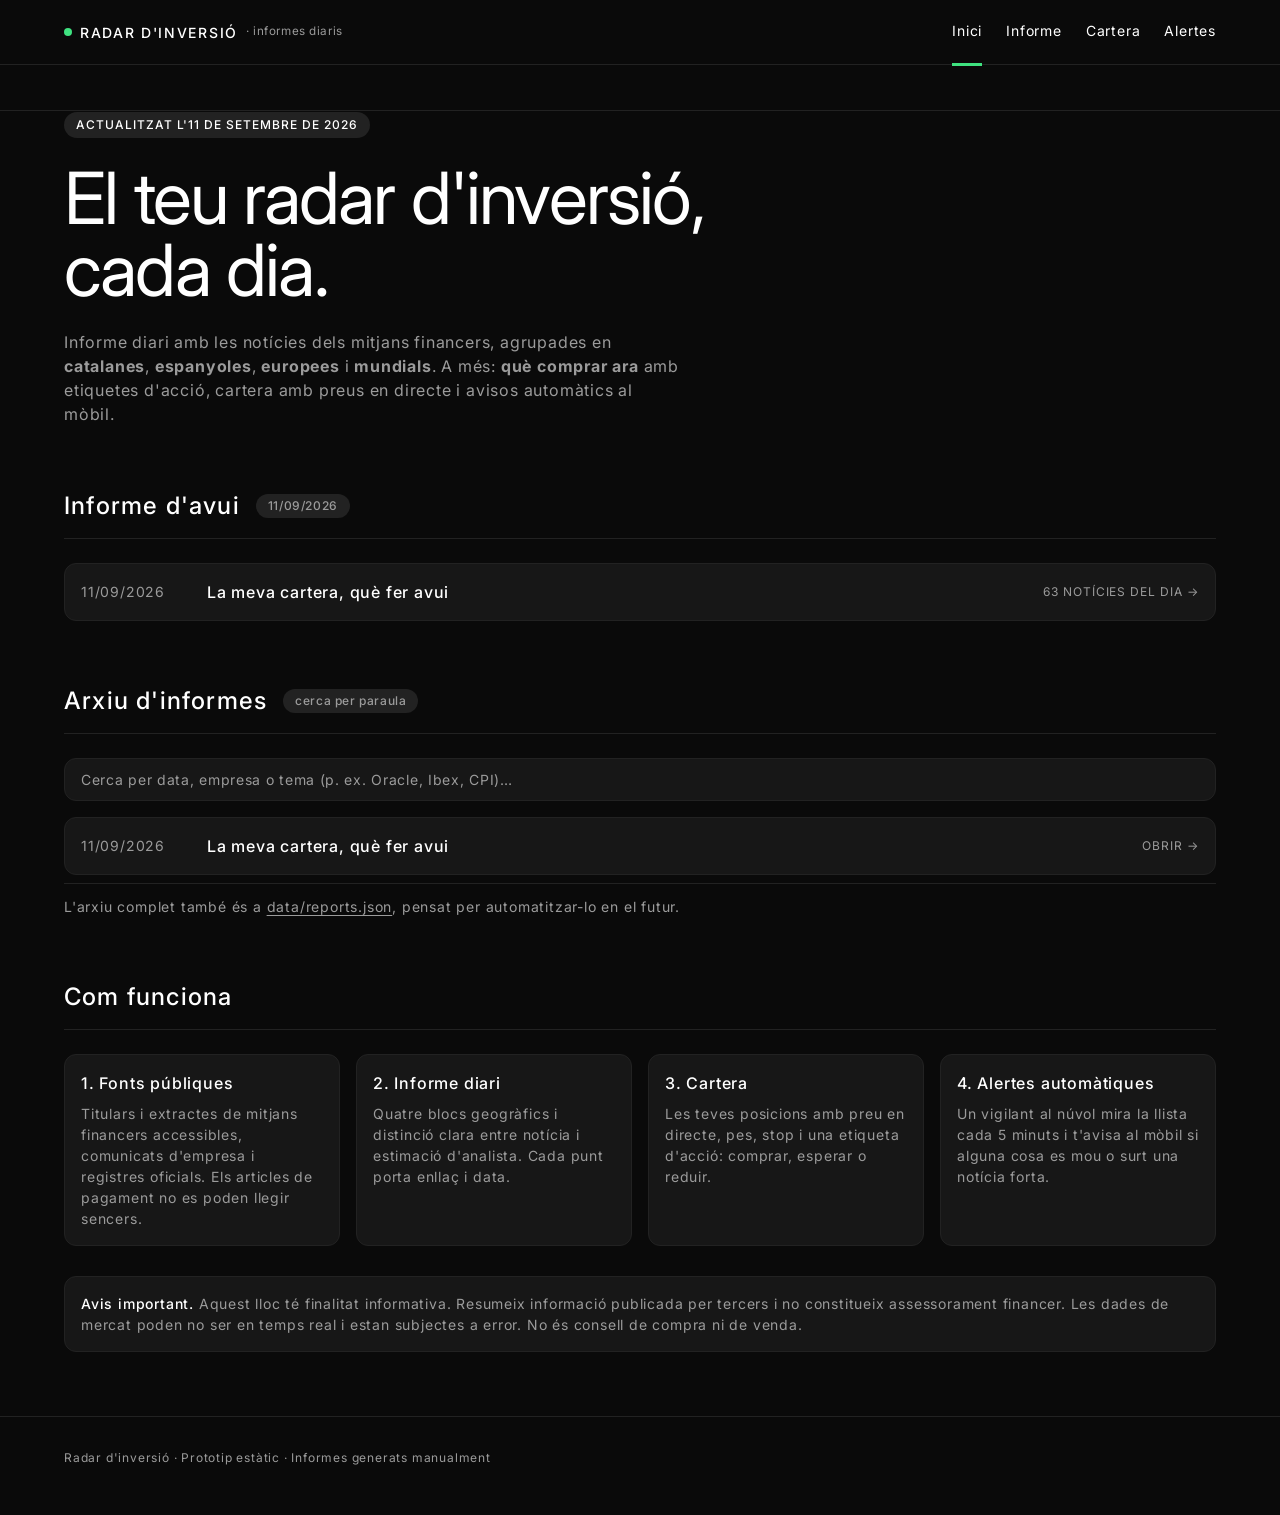
<file: index.html>
<!DOCTYPE html>
<html lang="ca">
<head>
<meta charset="UTF-8">
<meta name="viewport" content="width=device-width, initial-scale=1">
<title>Radar d'inversió · informes diaris</title>
<link rel="stylesheet" href="assets/style.css">
</head>
<body>
<header class="site">
  <div class="wrap">
    <div class="brand"><span class="dot"></span> Radar d'inversió <small>· informes diaris</small></div>
    <nav class="top">
      <a href="index.html" class="active">Inici</a>
      <a href="reports/2026-09-11.html">Informe</a>
      <a href="cartera.html">Cartera</a>
      <a href="alertes.html">Alertes</a>
    </nav>
  </div>
</header>

<div id="ticker-tape"></div>

<main class="wrap">
  <section class="hero">
    <div class="badge">Actualitzat l'11 de setembre de 2026</div>
    <h1>El teu radar d'inversió, cada dia.</h1>
    <p>Informe diari amb les notícies dels mitjans financers, agrupades en <b>catalanes</b>, <b>espanyoles</b>, <b>europees</b> i <b>mundials</b>. A més: <b>què comprar ara</b> amb etiquetes d'acció, cartera amb preus en directe i avisos automàtics al mòbil.</p>
  </section>

  <h2 class="section-title" id="avui">Informe d'avui <span class="pill">11/09/2026</span></h2>
  <a class="report-item" href="reports/2026-09-11.html" style="display:flex">
    <span class="date">11/09/2026</span>
    <span class="title">La meva cartera, què fer avui</span>
    <span class="count">63 notícies del dia →</span>
  </a>

  <h2 class="section-title" id="arxiu">Arxiu d'informes <span class="pill">cerca per paraula</span></h2>
  <input class="search" id="archive-search" type="search" placeholder="Cerca per data, empresa o tema (p. ex. Oracle, Ibex, CPI)…">

  <div id="archive">
    <div class="report-item" data-date="2026-09-11">
      <span class="date">11/09/2026</span>
      <span class="title">La meva cartera, què fer avui</span>
      <a class="count" href="reports/2026-09-11.html">Obrir →</a>
    </div>
  </div>

  <p class="source" style="margin-top:6px">L'arxiu complet també és a <a href="data/reports.json">data/reports.json</a>, pensat per automatitzar-lo en el futur.</p>

  <h2 class="section-title">Com funciona</h2>
  <div class="services">
    <div class="service">
      <h4>1. Fonts públiques</h4>
      <p>Titulars i extractes de mitjans financers accessibles, comunicats d'empresa i registres oficials. Els articles de pagament no es poden llegir sencers.</p>
    </div>
    <div class="service">
      <h4>2. Informe diari</h4>
      <p>Quatre blocs geogràfics i distinció clara entre notícia i estimació d'analista. Cada punt porta enllaç i data.</p>
    </div>
    <div class="service">
      <h4>3. <a href="cartera.html">Cartera</a></h4>
      <p>Les teves posicions amb preu en directe, pes, stop i una etiqueta d'acció: comprar, esperar o reduir.</p>
    </div>
    <div class="service">
      <h4>4. <a href="alertes.html">Alertes automàtiques</a></h4>
      <p>Un vigilant al núvol mira la llista cada 5 minuts i t'avisa al mòbil si alguna cosa es mou o surt una notícia forta.</p>
    </div>
  </div>

  <div class="notice" style="margin-top:30px">
    <b>Avis important.</b> Aquest lloc té finalitat informativa. Resumeix informació publicada per tercers i no constitueix assessorament financer. Les dades de mercat poden no ser en temps real i estan subjectes a error. No és consell de compra ni de venda.
  </div>
</main>

<footer class="site">
  <div class="wrap">
    Radar d'inversió · Prototip estàtic · Informes generats manualment
  </div>
</footer>

<script src="assets/app.js"></script>
<script src="assets/widgets.js"></script>
</body>
</html>
</file>
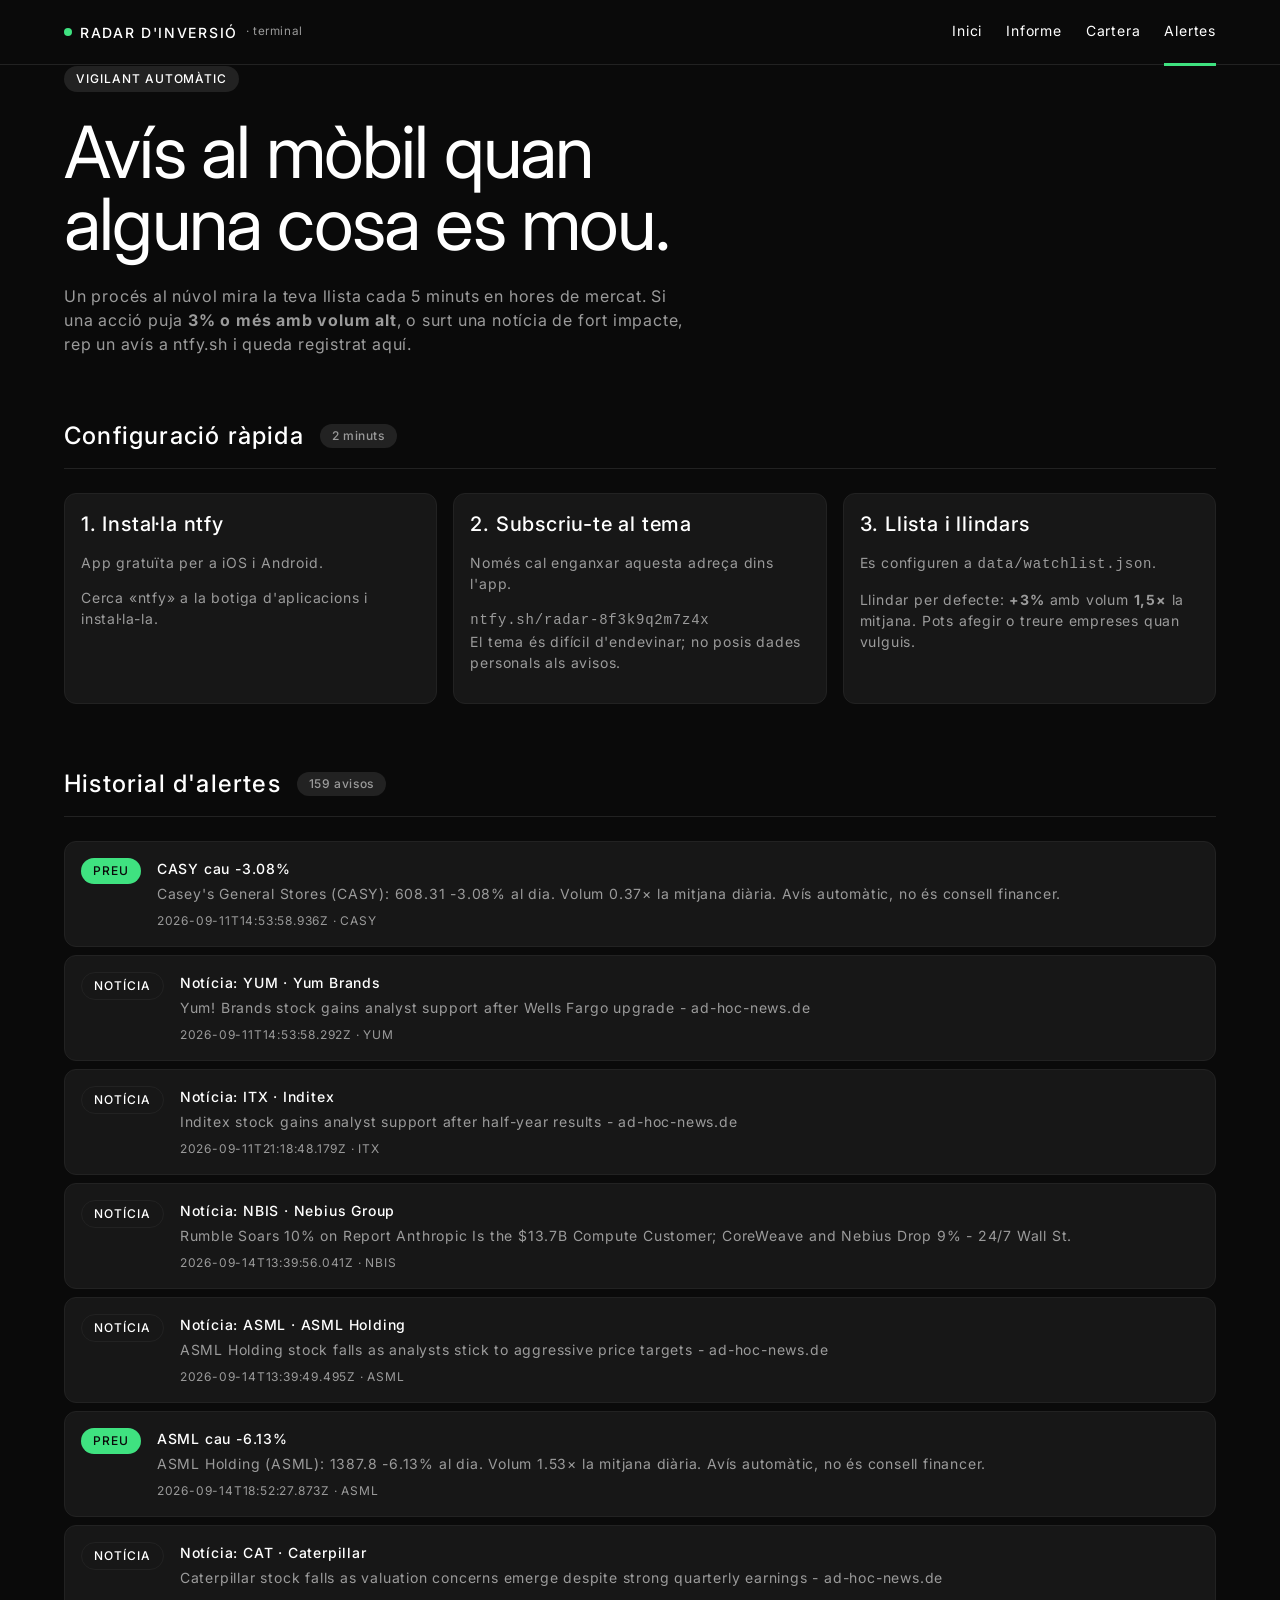
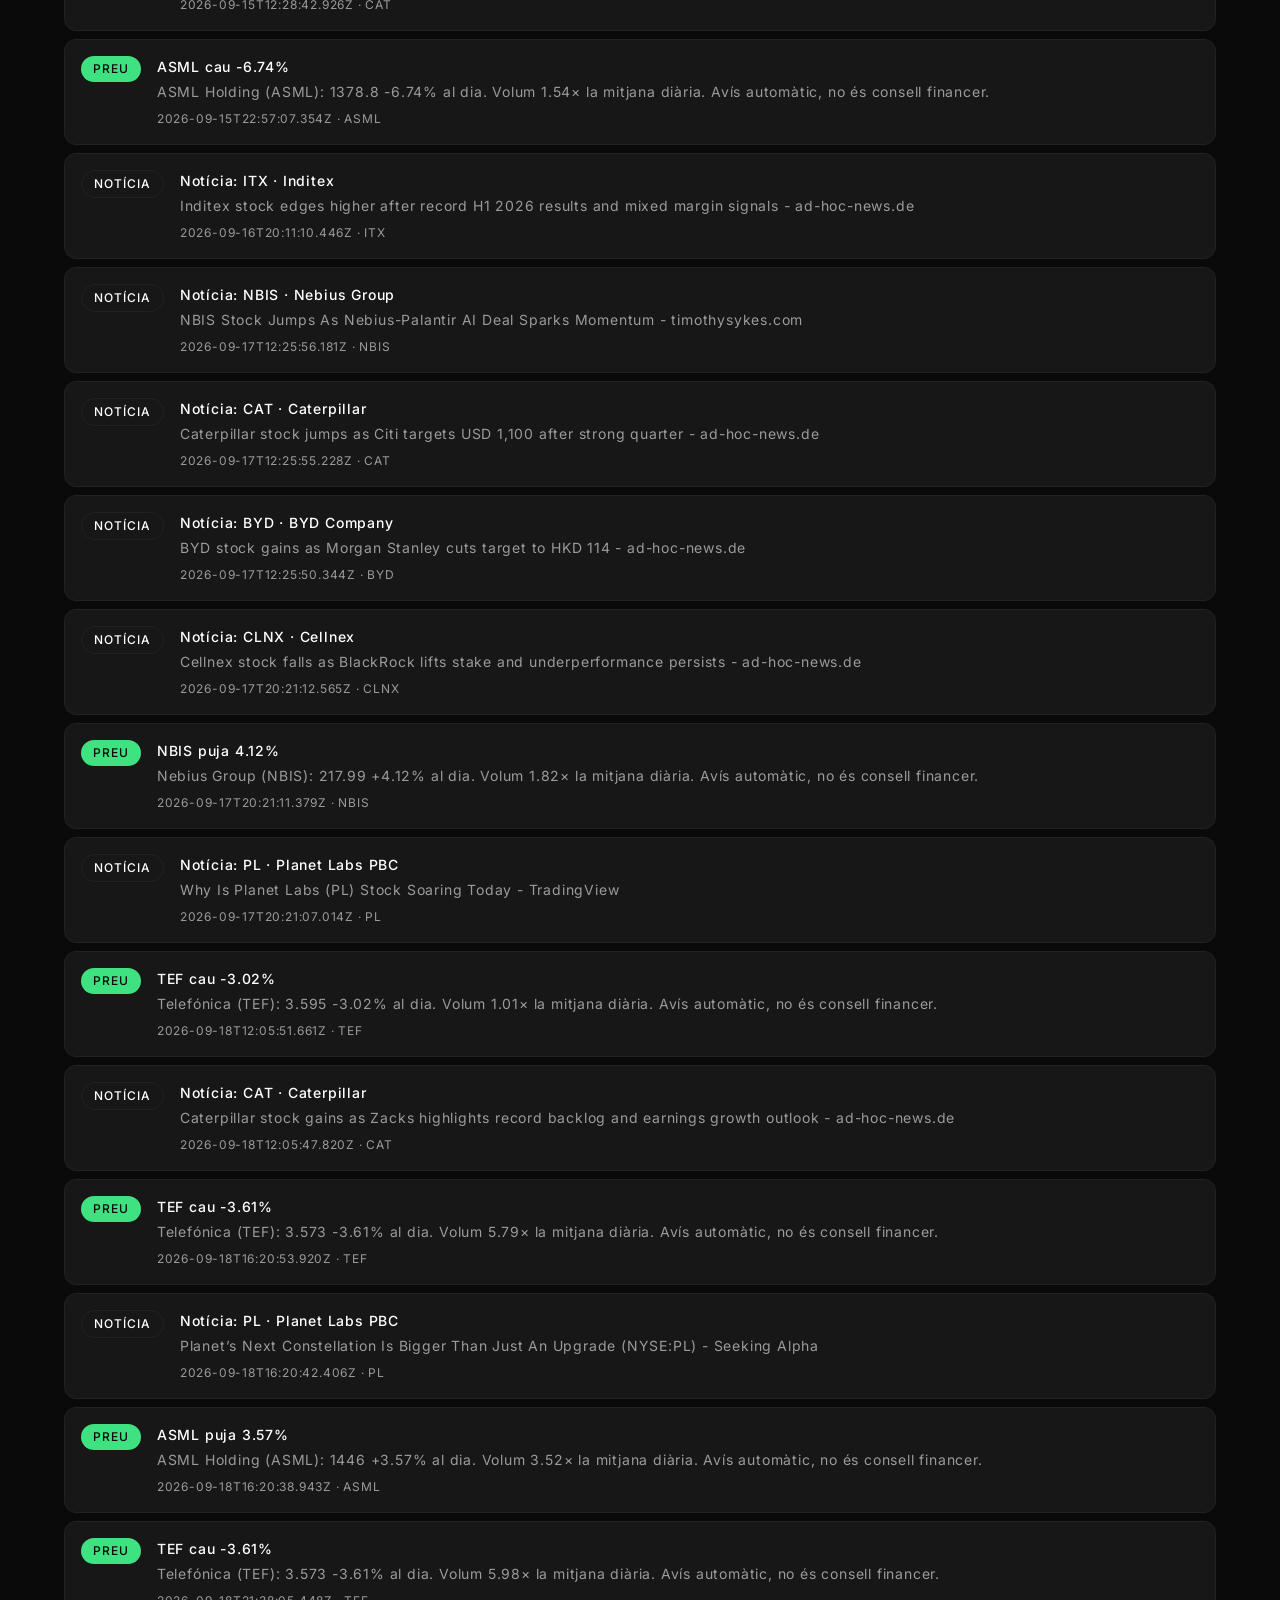
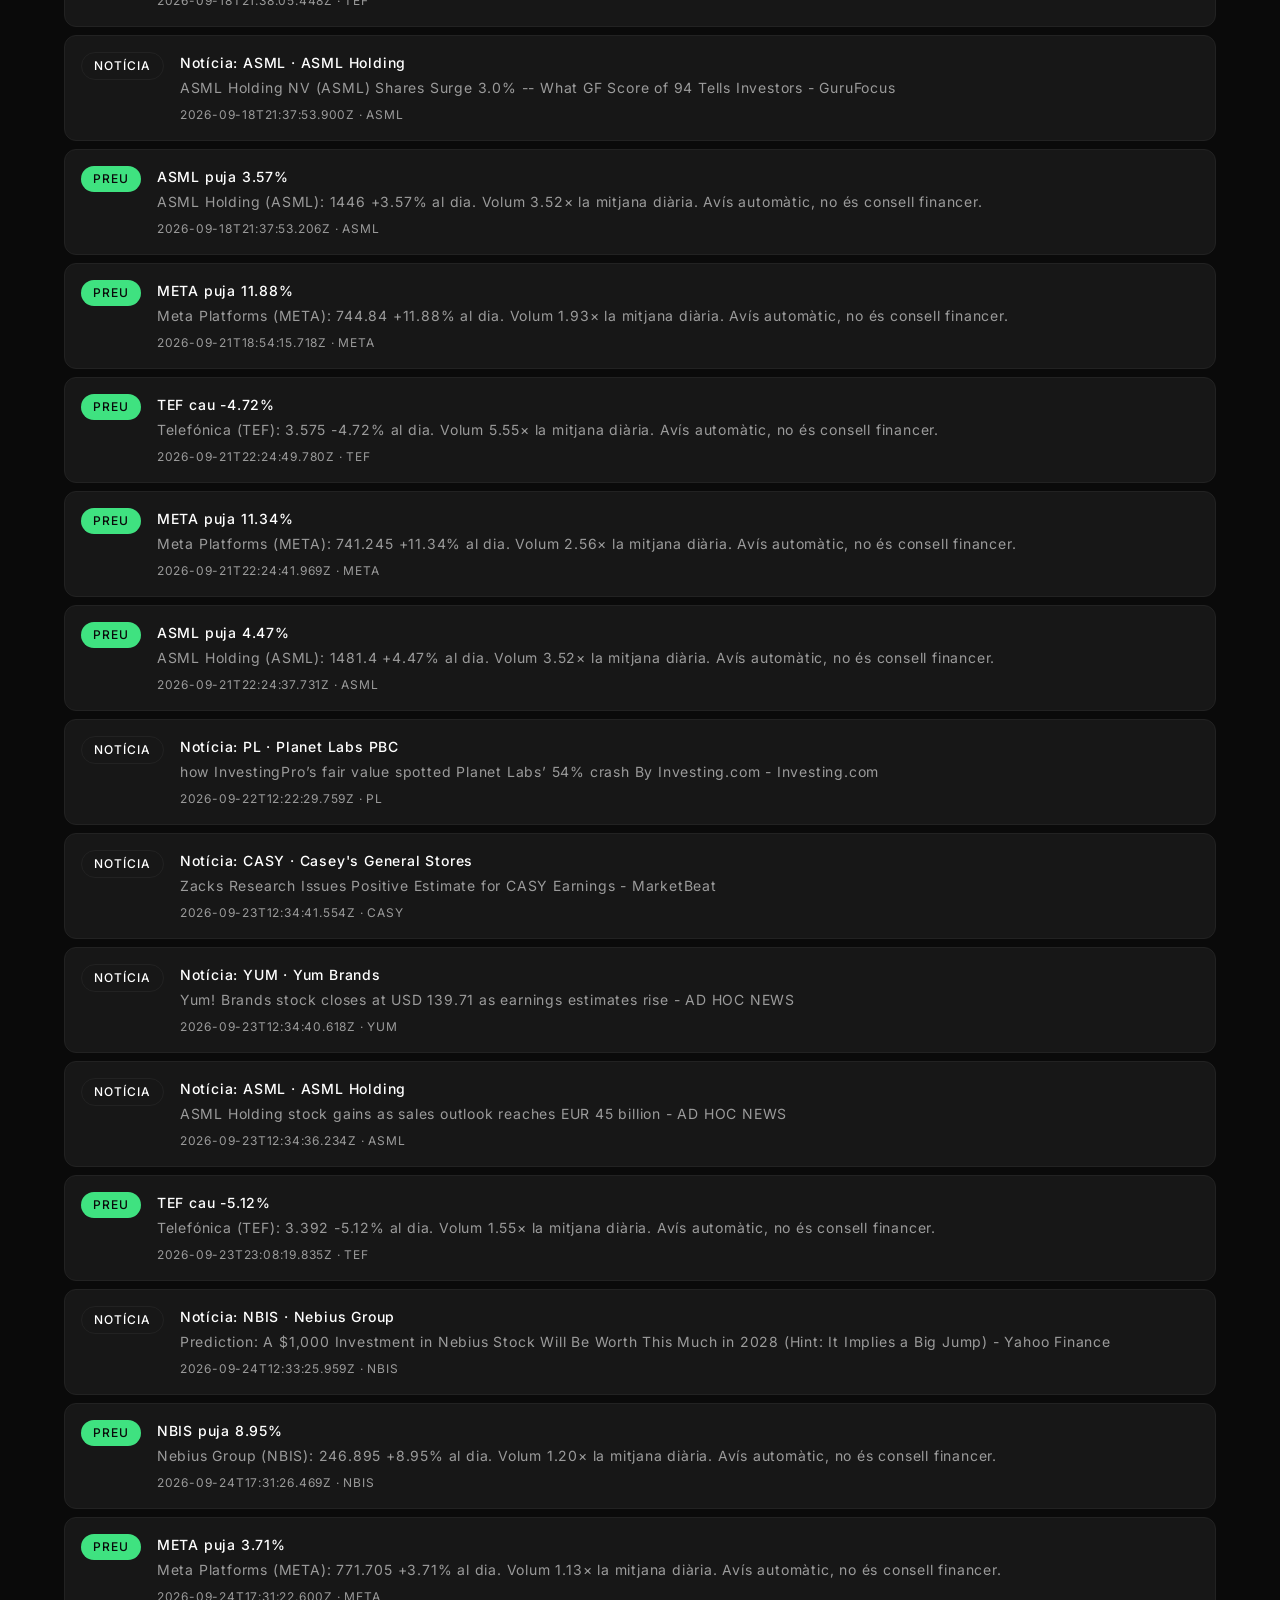
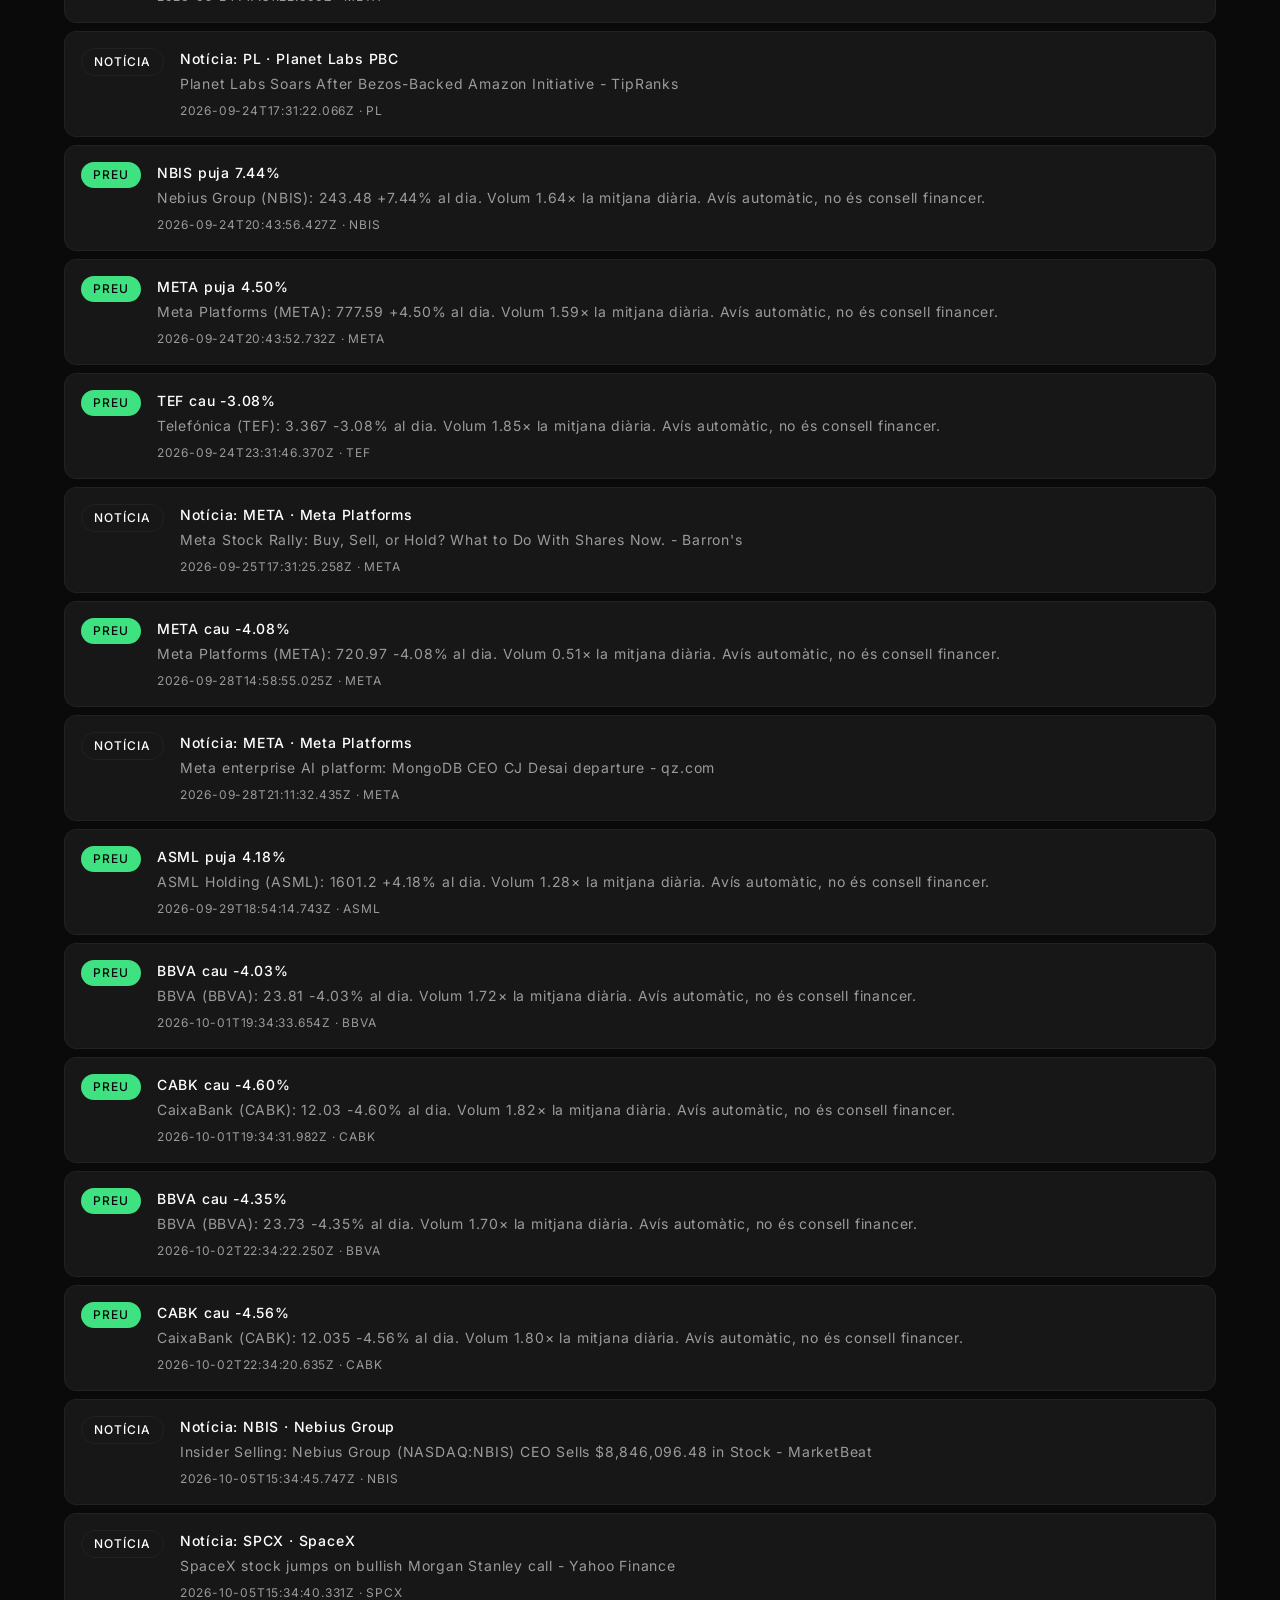
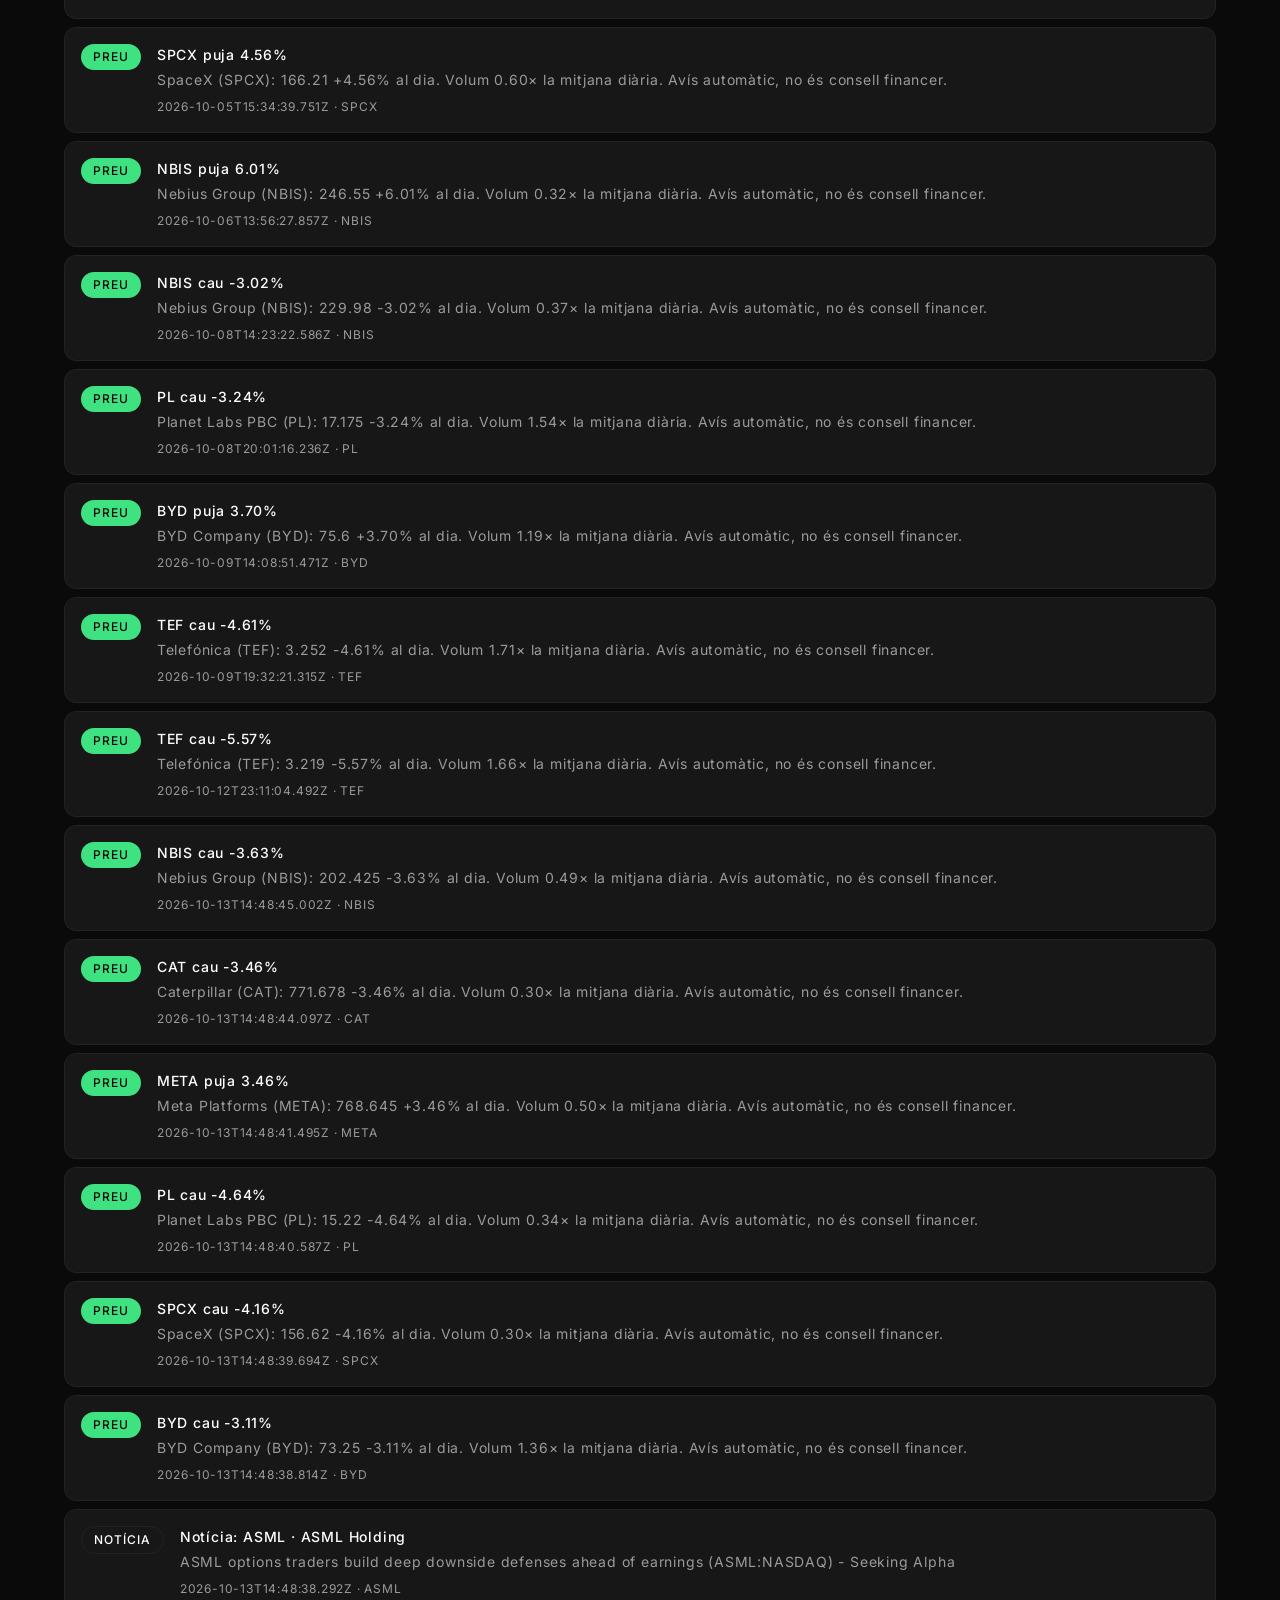
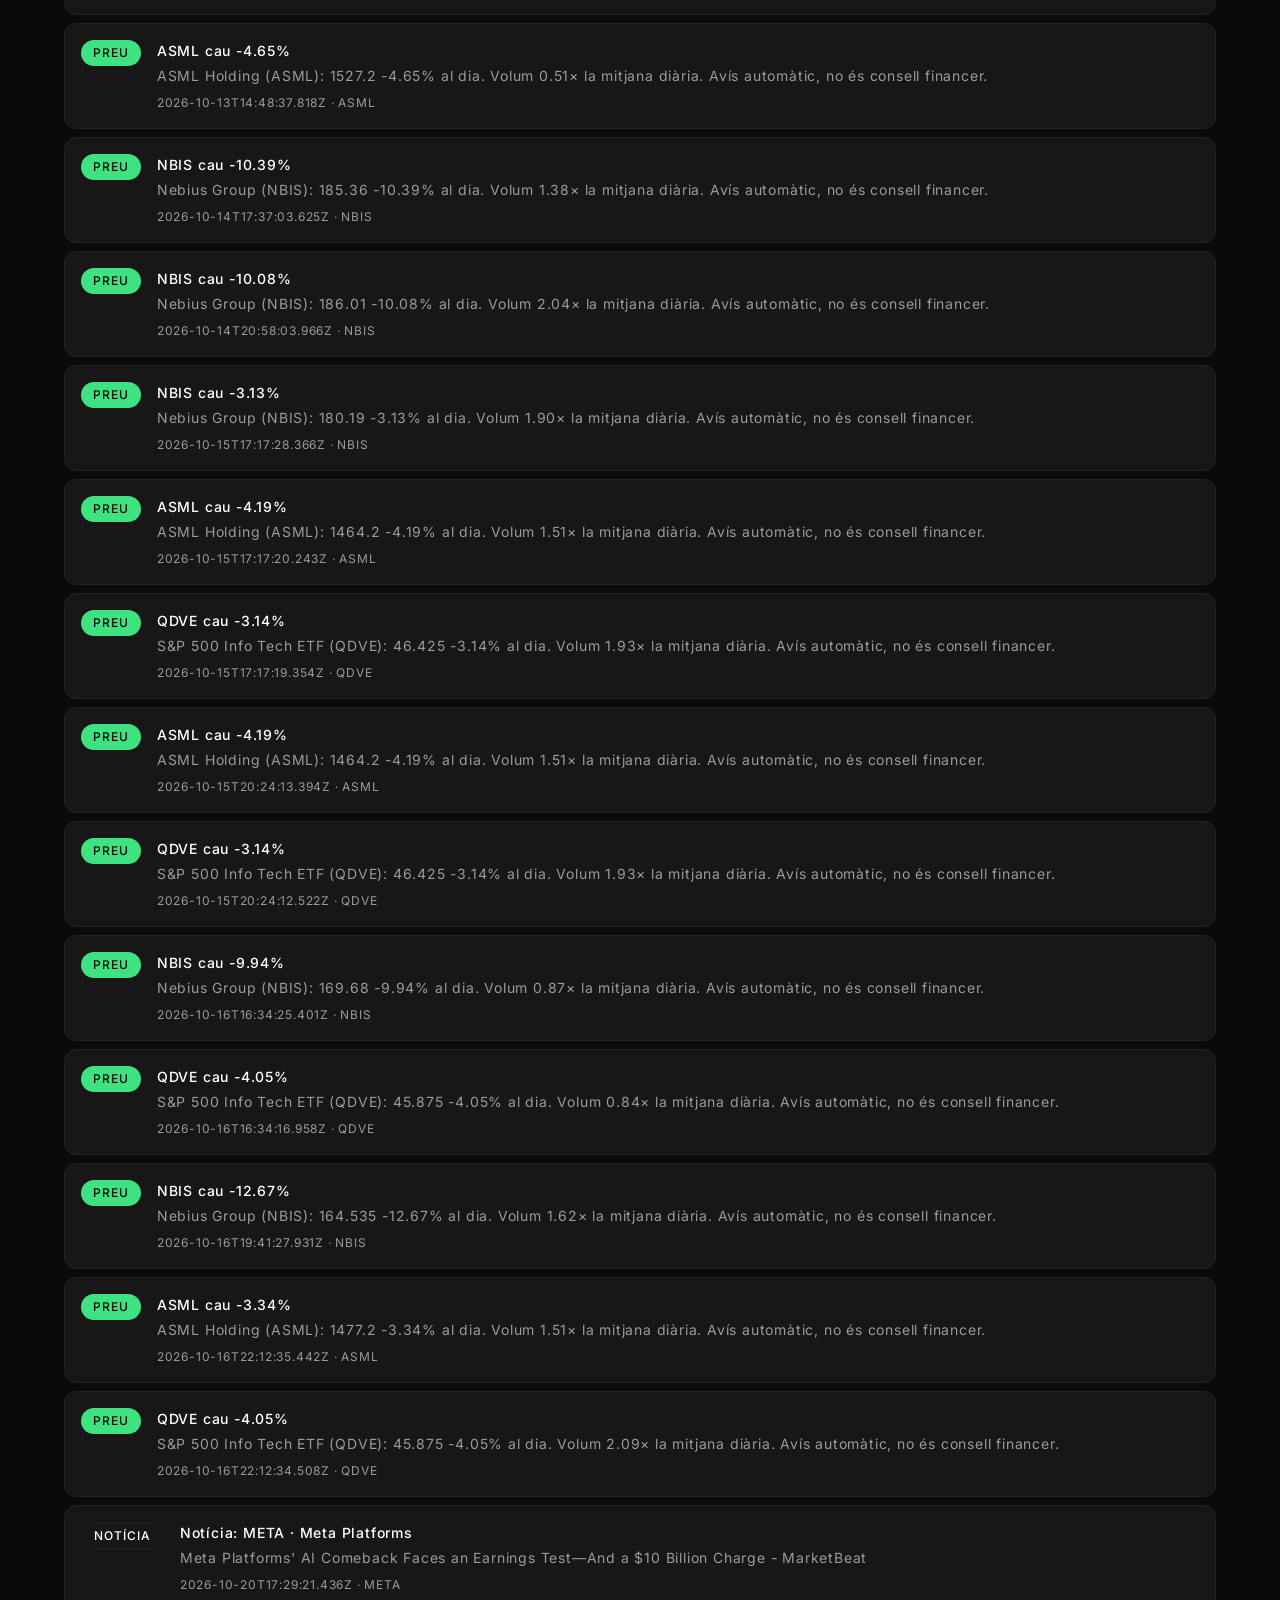
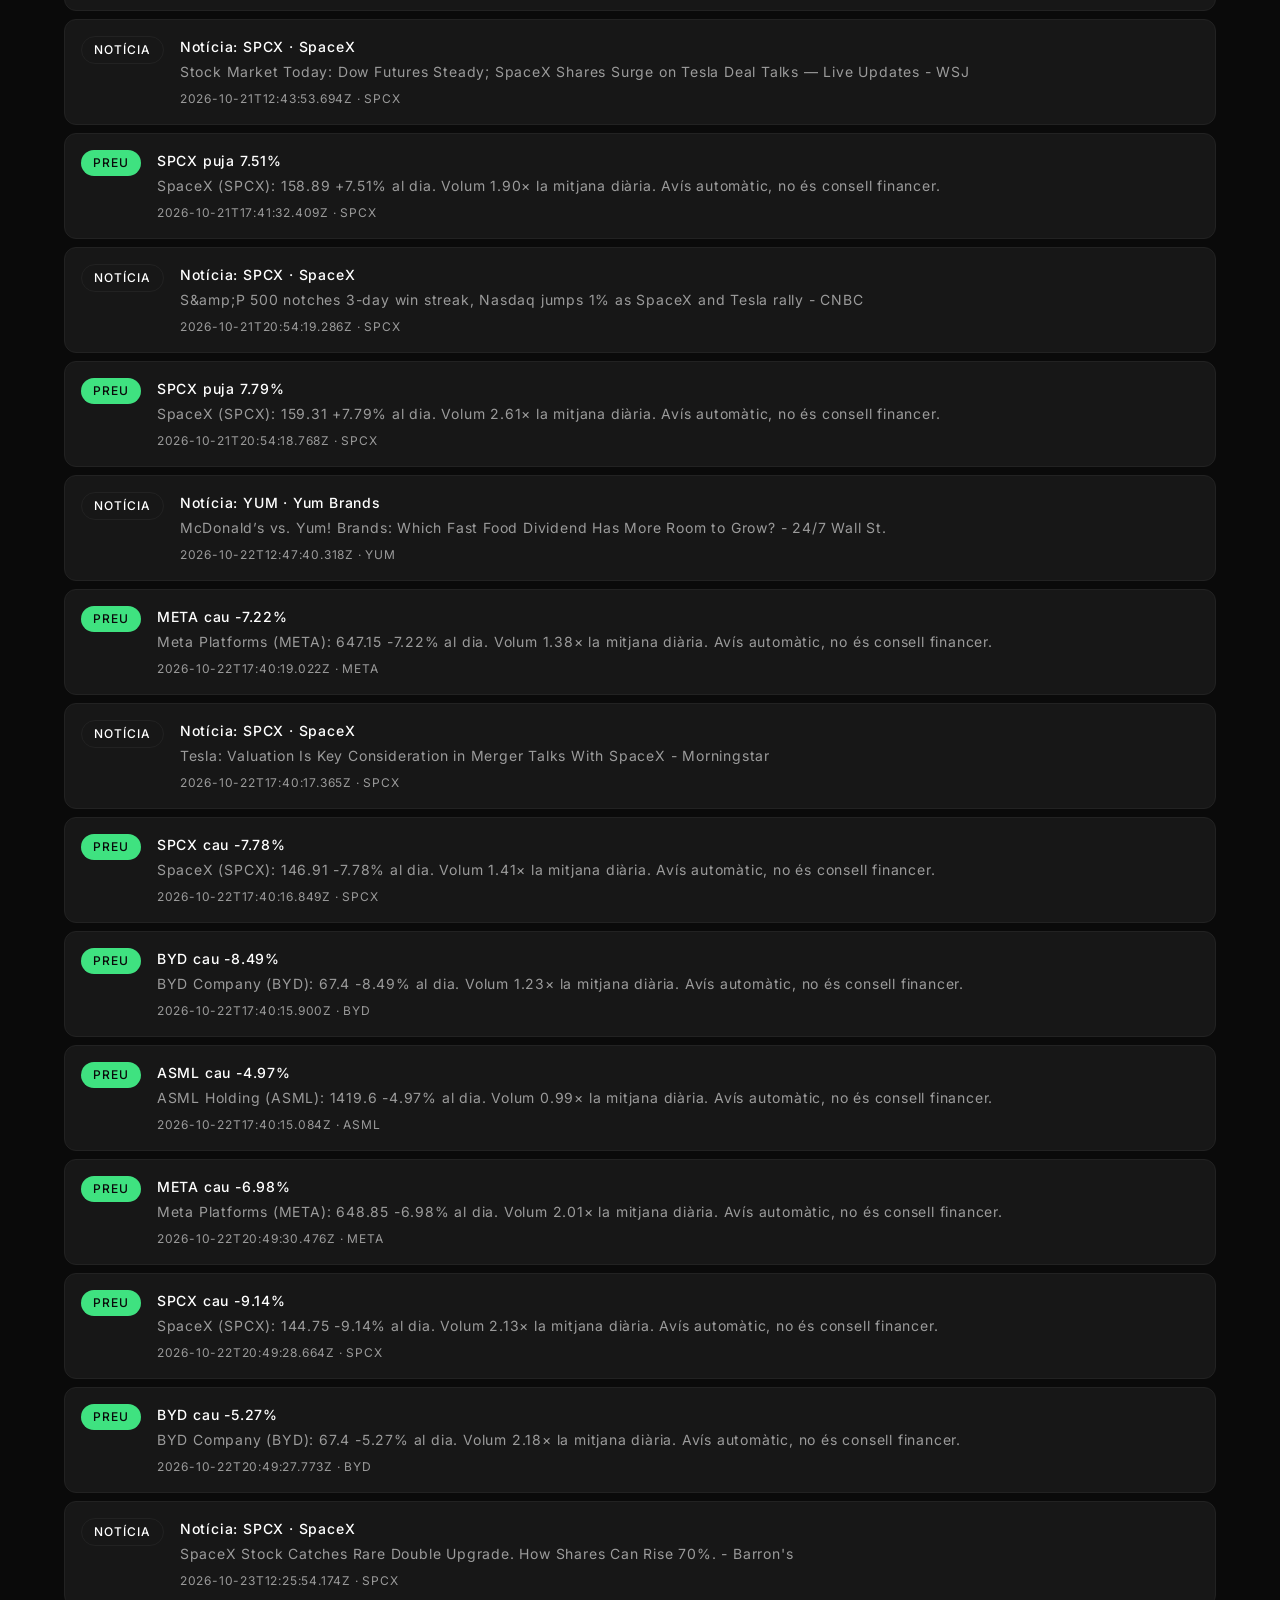
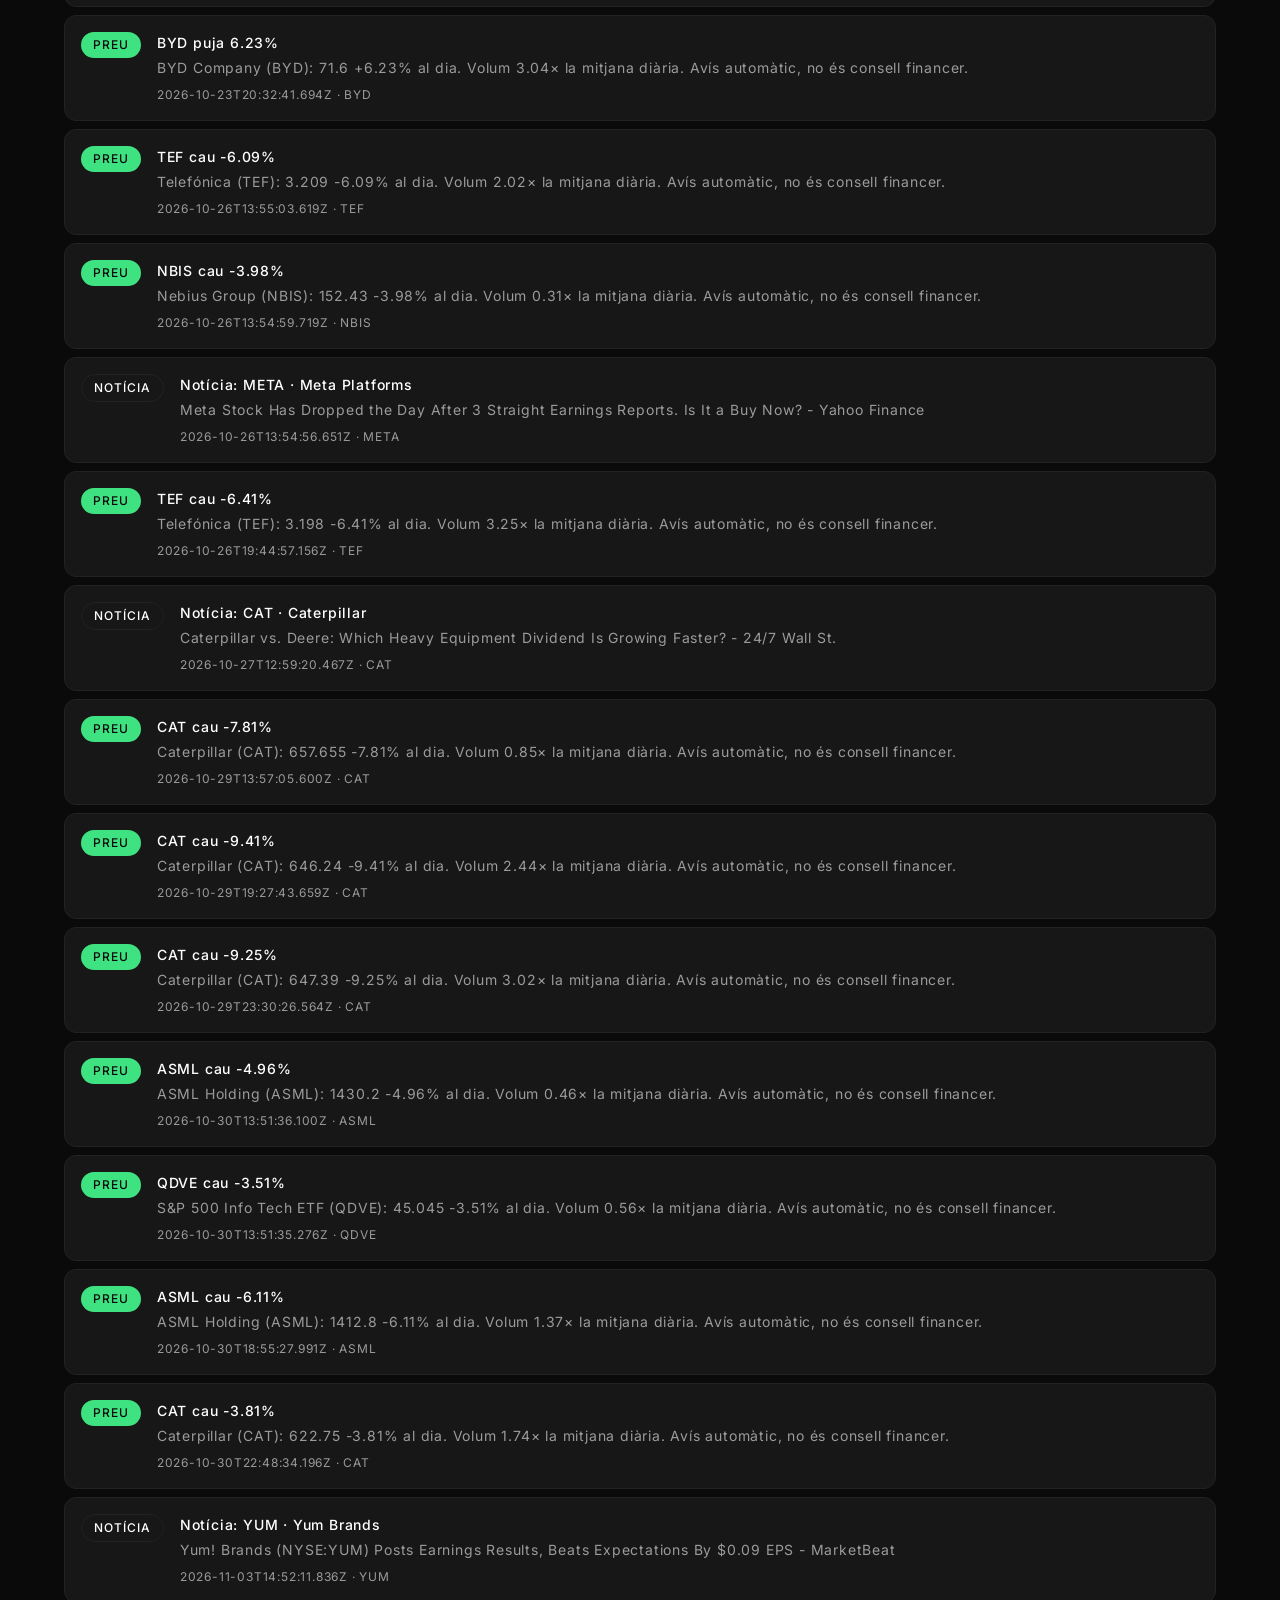
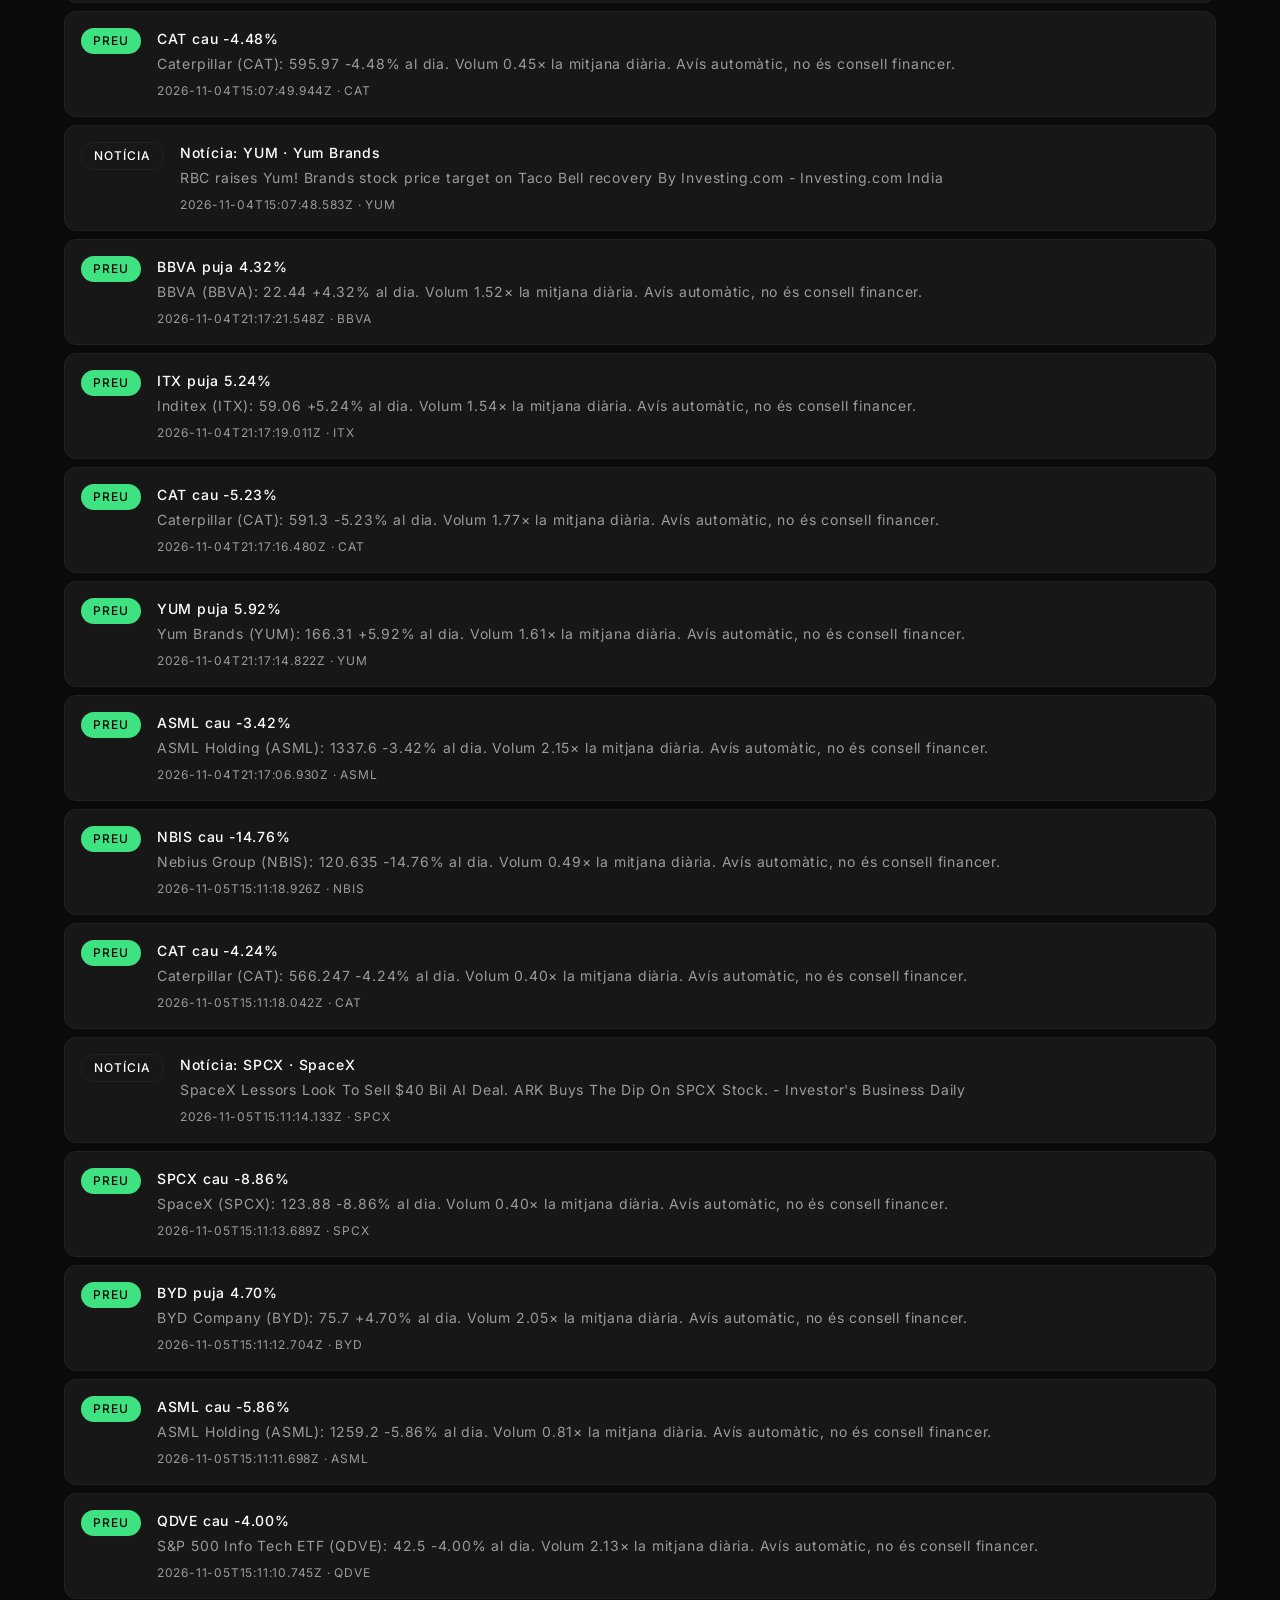
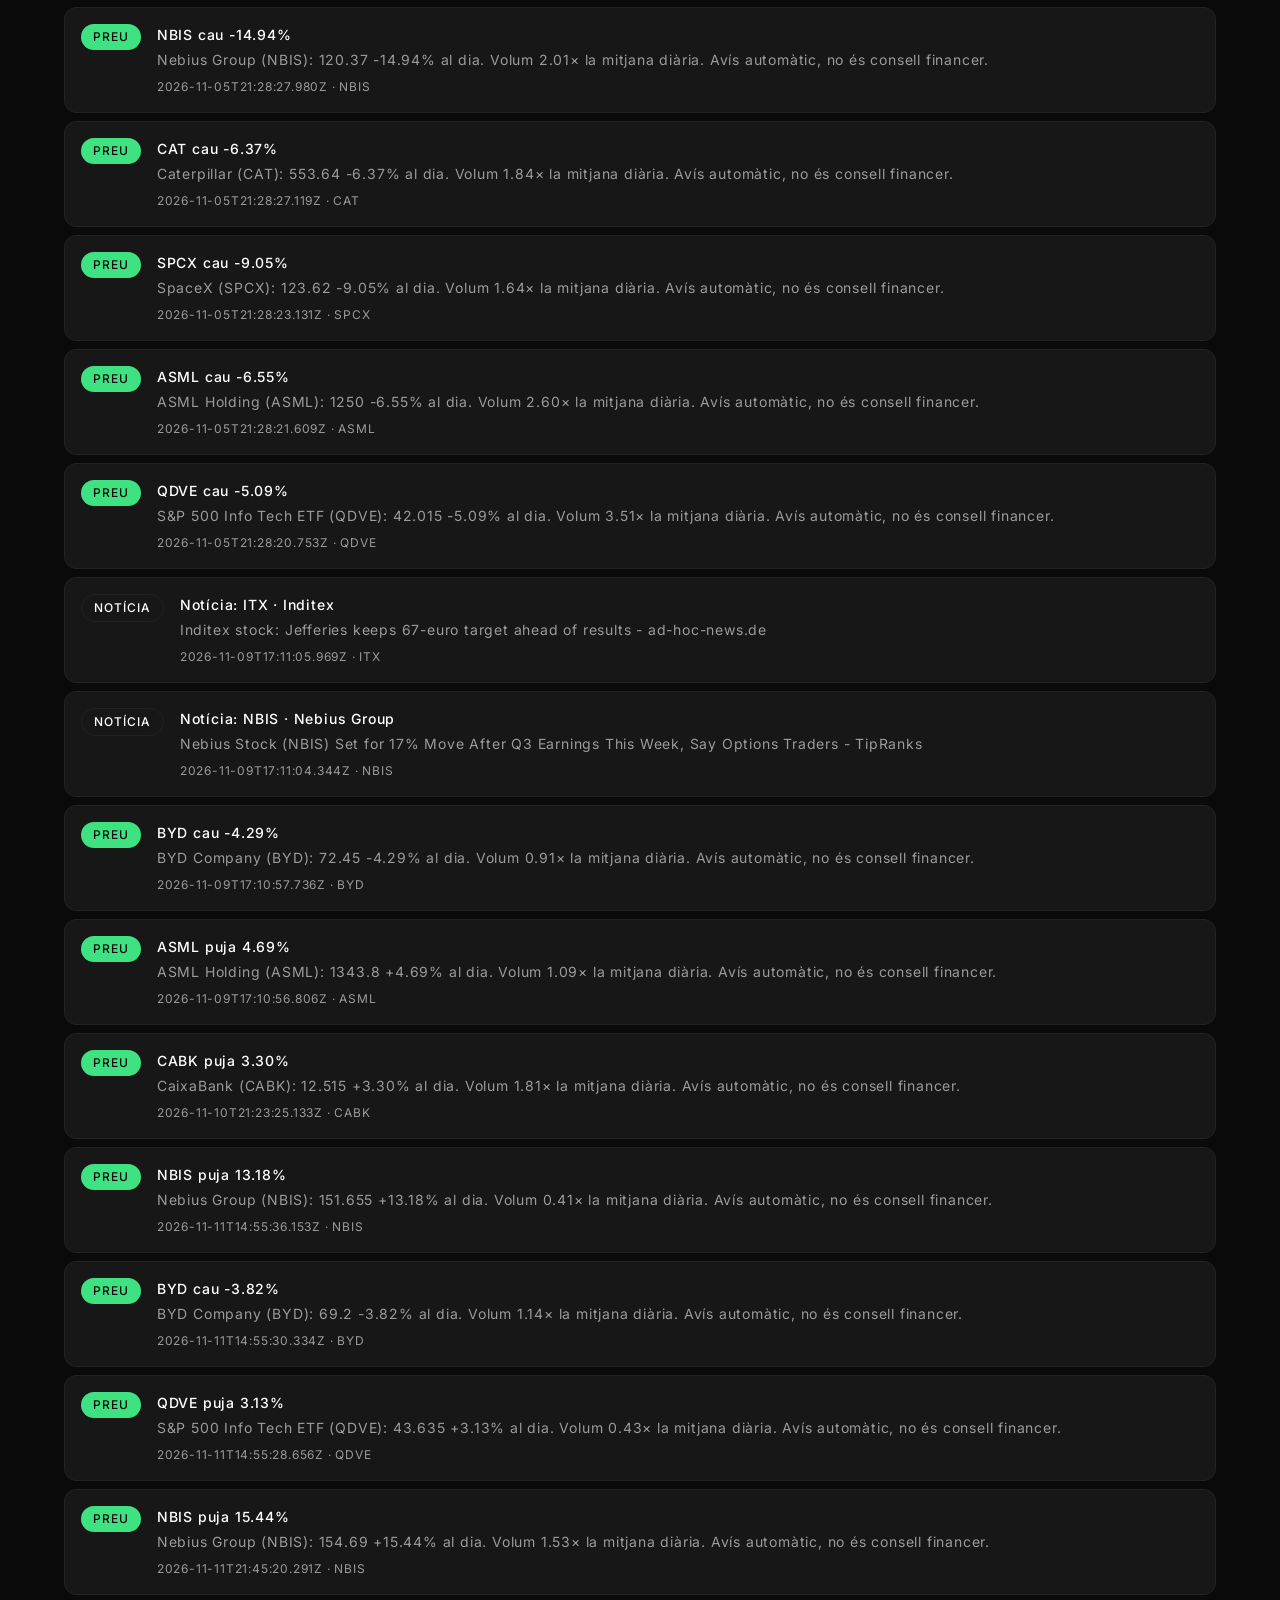
<file: alertes.html>
<!DOCTYPE html>
<html lang="ca">
<head>
<meta charset="UTF-8">
<meta name="viewport" content="width=device-width, initial-scale=1">
<title>Alertes · Radar d'inversió</title>
<link rel="stylesheet" href="assets/style.css">
</head>
<body>
<header class="site">
  <div class="wrap">
    <div class="brand"><span class="dot"></span> Radar d'inversió <small>· terminal</small></div>
    <nav class="top">
      <a href="index.html">Inici</a>
      <a href="reports/2026-09-11.html">Informe</a>
      <a href="cartera.html">Cartera</a>
      <a href="alertes.html" class="active">Alertes</a>
    </nav>
  </div>
</header>

<main class="wrap">
  <section class="hero">
    <div class="badge">Vigilant automàtic</div>
    <h1>Avís al mòbil quan alguna cosa es mou.</h1>
    <p>Un procés al núvol mira la teva llista cada 5 minuts en hores de mercat. Si una acció puja <b>3% o més amb volum alt</b>, o surt una notícia de fort impacte, rep un avís a ntfy.sh i queda registrat aquí.</p>
  </section>

  <h2 class="section-title">Configuració ràpida <span class="pill">2 minuts</span></h2>
  <div class="grid">
    <div class="card">
      <h3>1. Instal·la ntfy</h3>
      <p class="meta">App gratuïta per a iOS i Android.</p>
      <p style="color:var(--color-ash);font-size:14px">Cerca «ntfy» a la botiga d'aplicacions i instal·la-la.</p>
    </div>
    <div class="card">
      <h3>2. Subscriu-te al tema</h3>
      <p class="meta">Només cal enganxar aquesta adreça dins l'app.</p>
      <p style="color:var(--color-ash);font-size:14px"><code>ntfy.sh/radar-8f3k9q2m7z4x</code><br>El tema és difícil d'endevinar; no posis dades personals als avisos.</p>
    </div>
    <div class="card">
      <h3>3. Llista i llindars</h3>
      <p class="meta">Es configuren a <code>data/watchlist.json</code>.</p>
      <p style="color:var(--color-ash);font-size:14px">Llindar per defecte: <b>+3%</b> amb volum <b>1,5×</b> la mitjana. Pots afegir o treure empreses quan vulguis.</p>
    </div>
  </div>

  <h2 class="section-title">Historial d'alertes <span class="pill" id="alerts-count">0 avisos</span></h2>
  <div id="alerts-list">
    <div class="empty">
      <h3>Encara no hi ha cap alerta</h3>
      <p>Quan el vigilant detecti un moviment o una notícia rellevant, apareixerà aquí automàticament i t'arribarà al mòbil.</p>
    </div>
  </div>

  <h2 class="section-title">Com funciona <span class="pill">sense servidor propi</span></h2>
  <div class="services">
    <div class="service">
      <h4>Preu i volum</h4>
      <p>El procés consulta cotitzacions i volum de la llista i compara el moviment del dia amb la mitjana de volum esperada a aquesta hora.</p>
    </div>
    <div class="service">
      <h4>Notícies</h4>
      <p>Vigila titulars de mitjans financers, comunicats d'empresa i registres oficials (EDGAR/CNMV) de les mateixes companyies.</p>
    </div>
    <div class="service">
      <h4>Anti-soroll</h4>
      <p>Cada avís té una finestra de 3 hores per empresa i motiu, per no repetir el mateix missatge.</p>
    </div>
  </div>

  <div class="notice">
    <b>Límits.</b> Latència de 5-15 minuts (no és temps real pur). Els grans moviments sovint ja han passat quan surt la notícia. Pot haver-hi falsos positius i algun dia la font gratuïta de dades pot fallar. Això no és assessorament financer.
  </div>

  <a class="back" href="index.html">← Tornar a l'inici</a>
</main>

<footer class="site">
  <div class="wrap">Radar d'inversió · Vigilant sobre GitHub Actions i ntfy.sh · Cost 0 €</div>
</footer>

<script>
(function () {
  function getJSON(url) {
    if (location.protocol === "file:") return Promise.reject(new Error("file://"));
    return fetch(url, { cache: "no-store" }).then(function (r) { return r.json(); });
  }

  function esc(s) {
    return String(s == null ? "" : s).replace(/[&<>"]/g, function (c) {
      return { "&": "&amp;", "<": "&lt;", ">": "&gt;", '"': "&quot;" }[c];
    });
  }

  getJSON("data/alertes.json").then(function (d) {
    var list = (d && d.alerts) || [];
    document.getElementById("alerts-count").textContent = list.length + (list.length === 1 ? " avís" : " avisos");
    if (!list.length) return;
    var box = document.getElementById("alerts-list");
    box.innerHTML = "";
    list.slice().reverse().forEach(function (a) {
      var el = document.createElement("div");
      el.className = "alert-item";
      el.innerHTML =
        "<span class='akind " + (a.kind === "price" ? "price" : "news") + "'>" +
        (a.kind === "price" ? "Preu" : "Notícia") + "</span>" +
        "<div><h4>" + esc(a.title) + "</h4>" +
        "<p>" + esc(a.body) + "</p>" +
        "<div class='atime'>" + esc(a.time) + (a.ticker ? " · " + esc(a.ticker) : "") + "</div></div>";
      box.appendChild(el);
    });
  }).catch(function () {});
})();
</script>
</body>
</html>
</file>
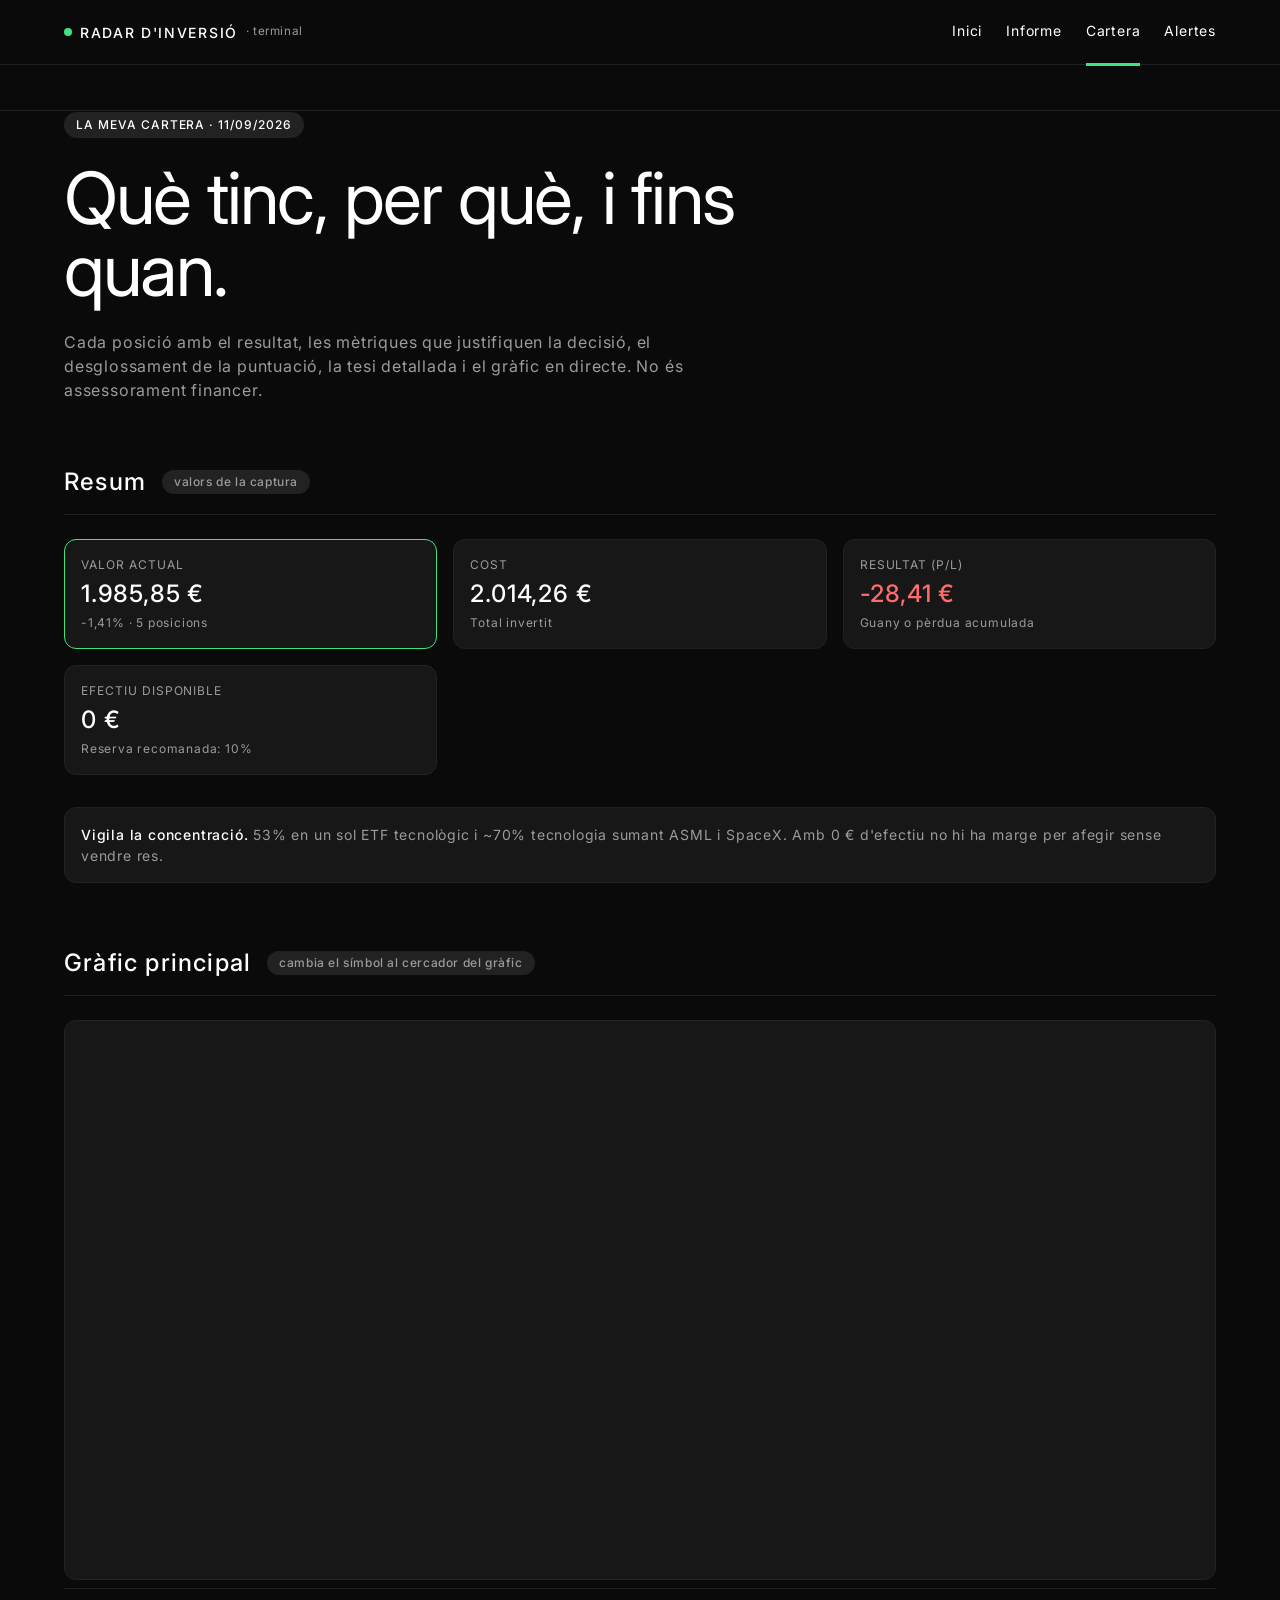
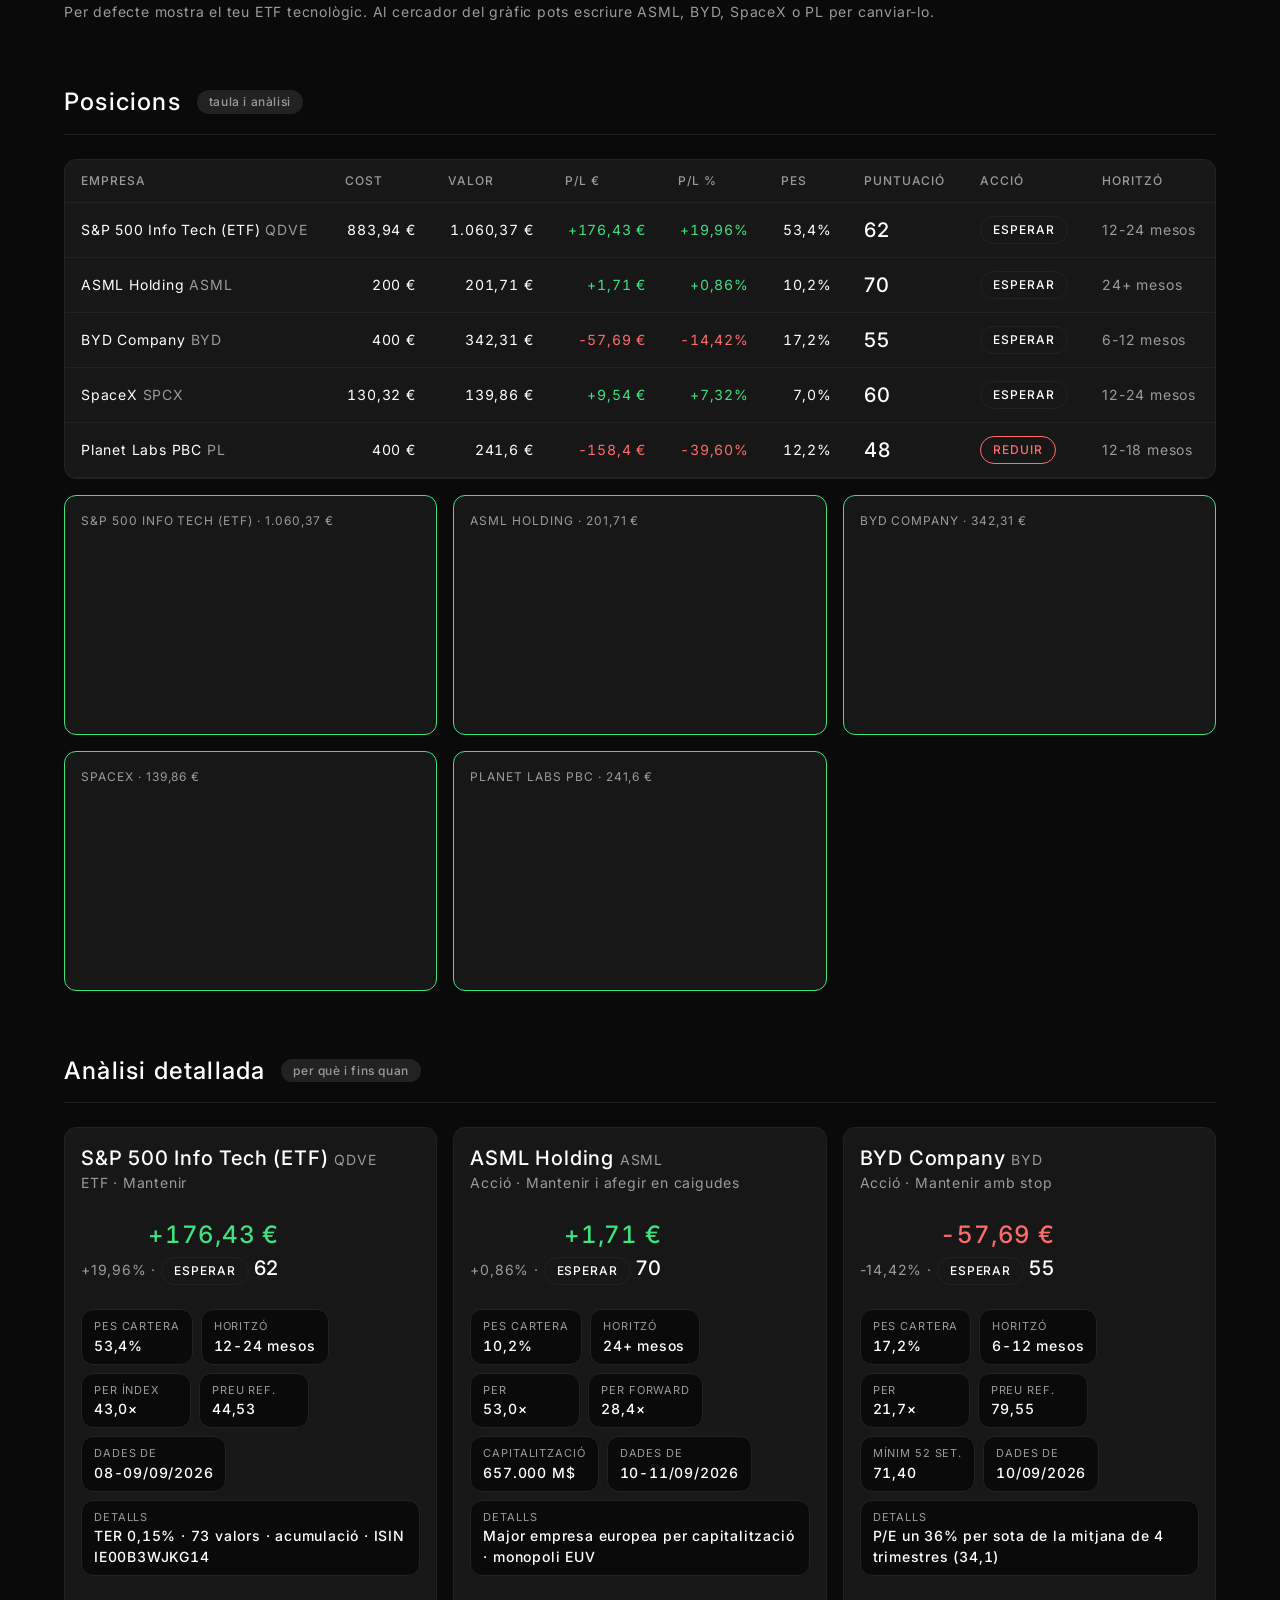
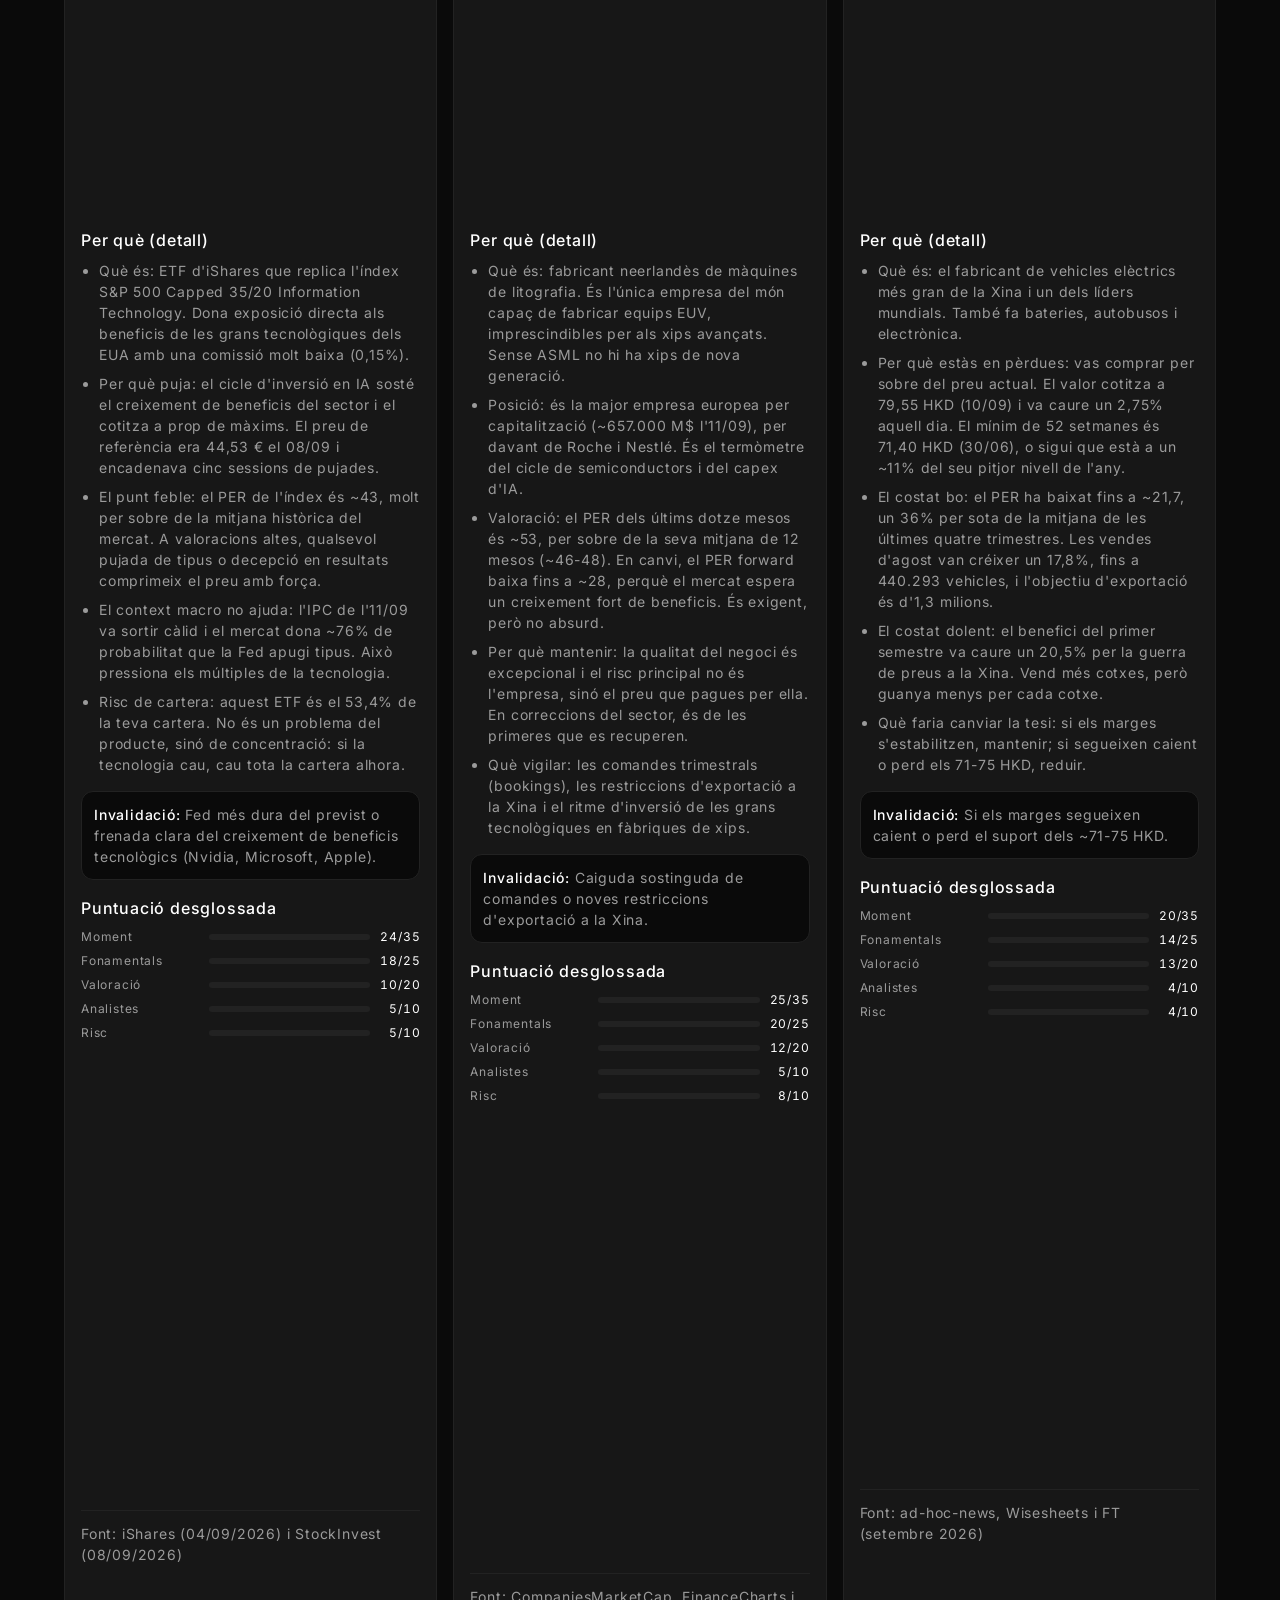
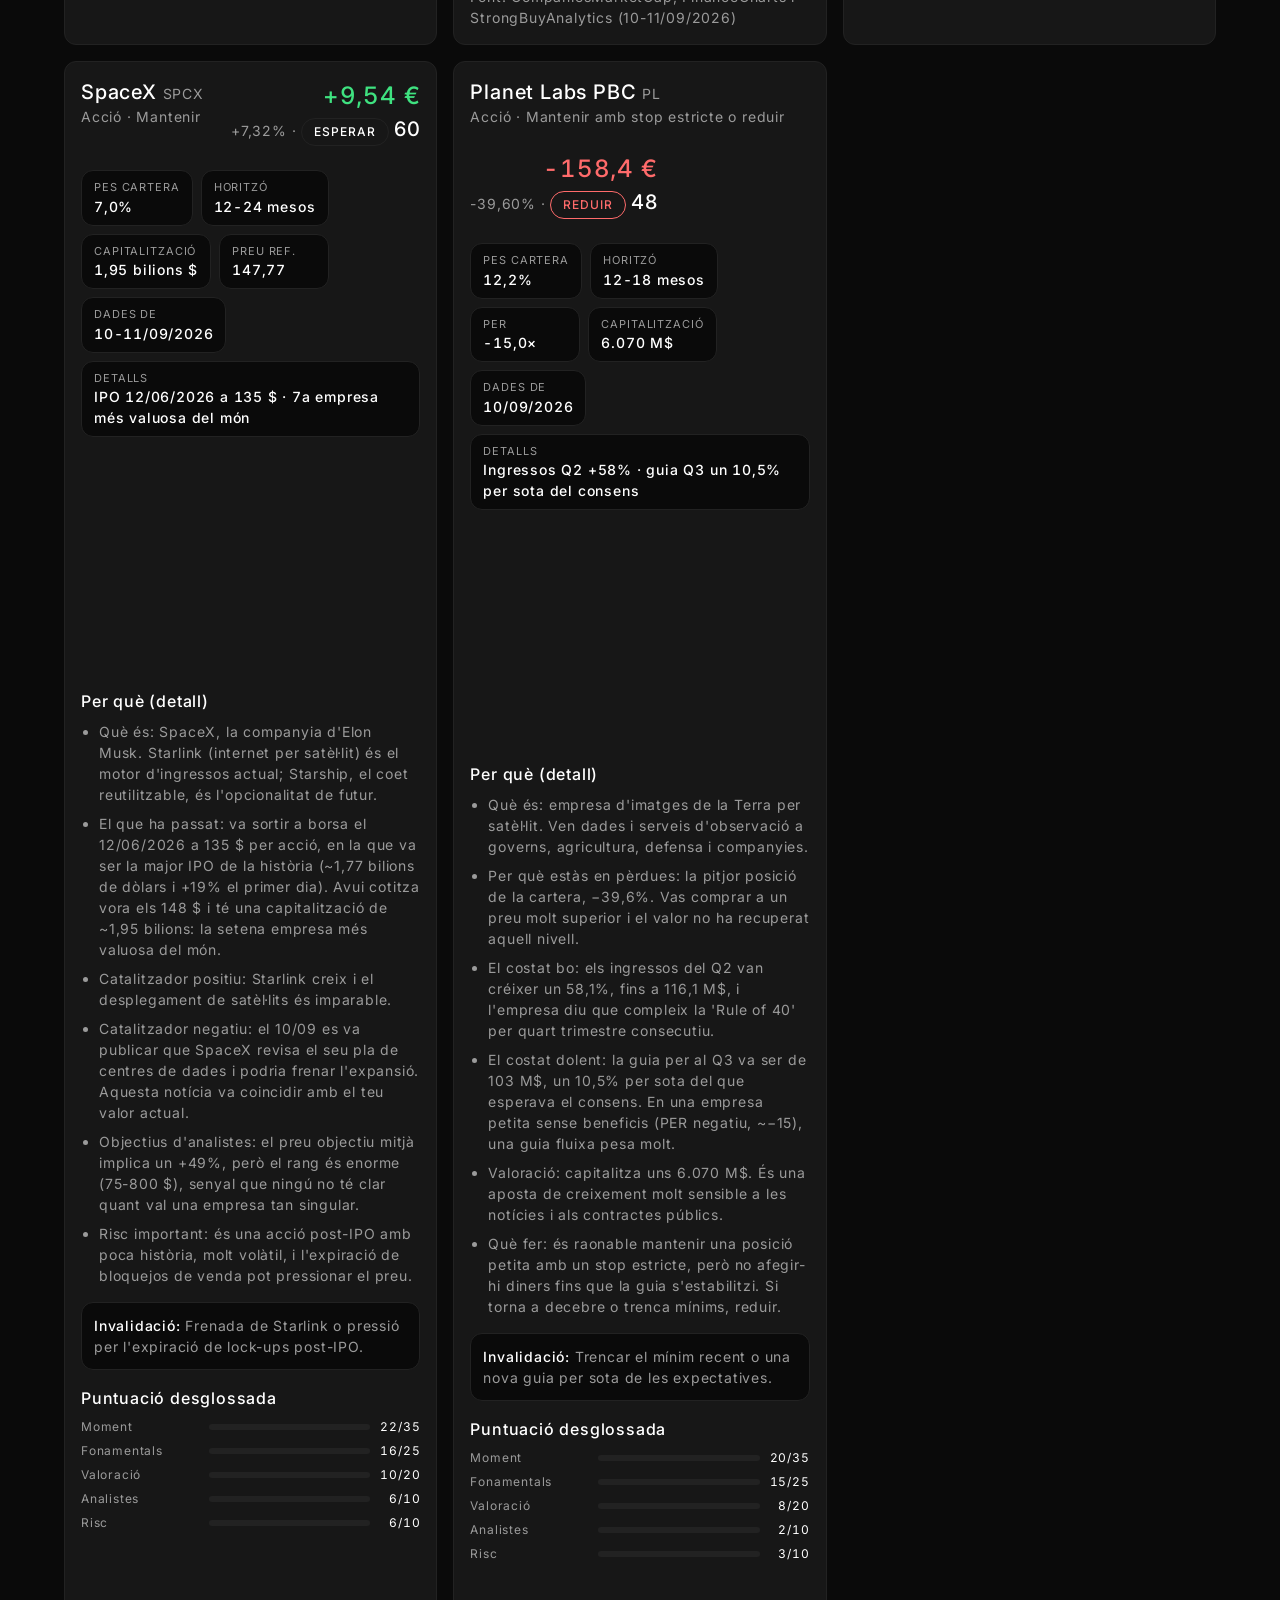
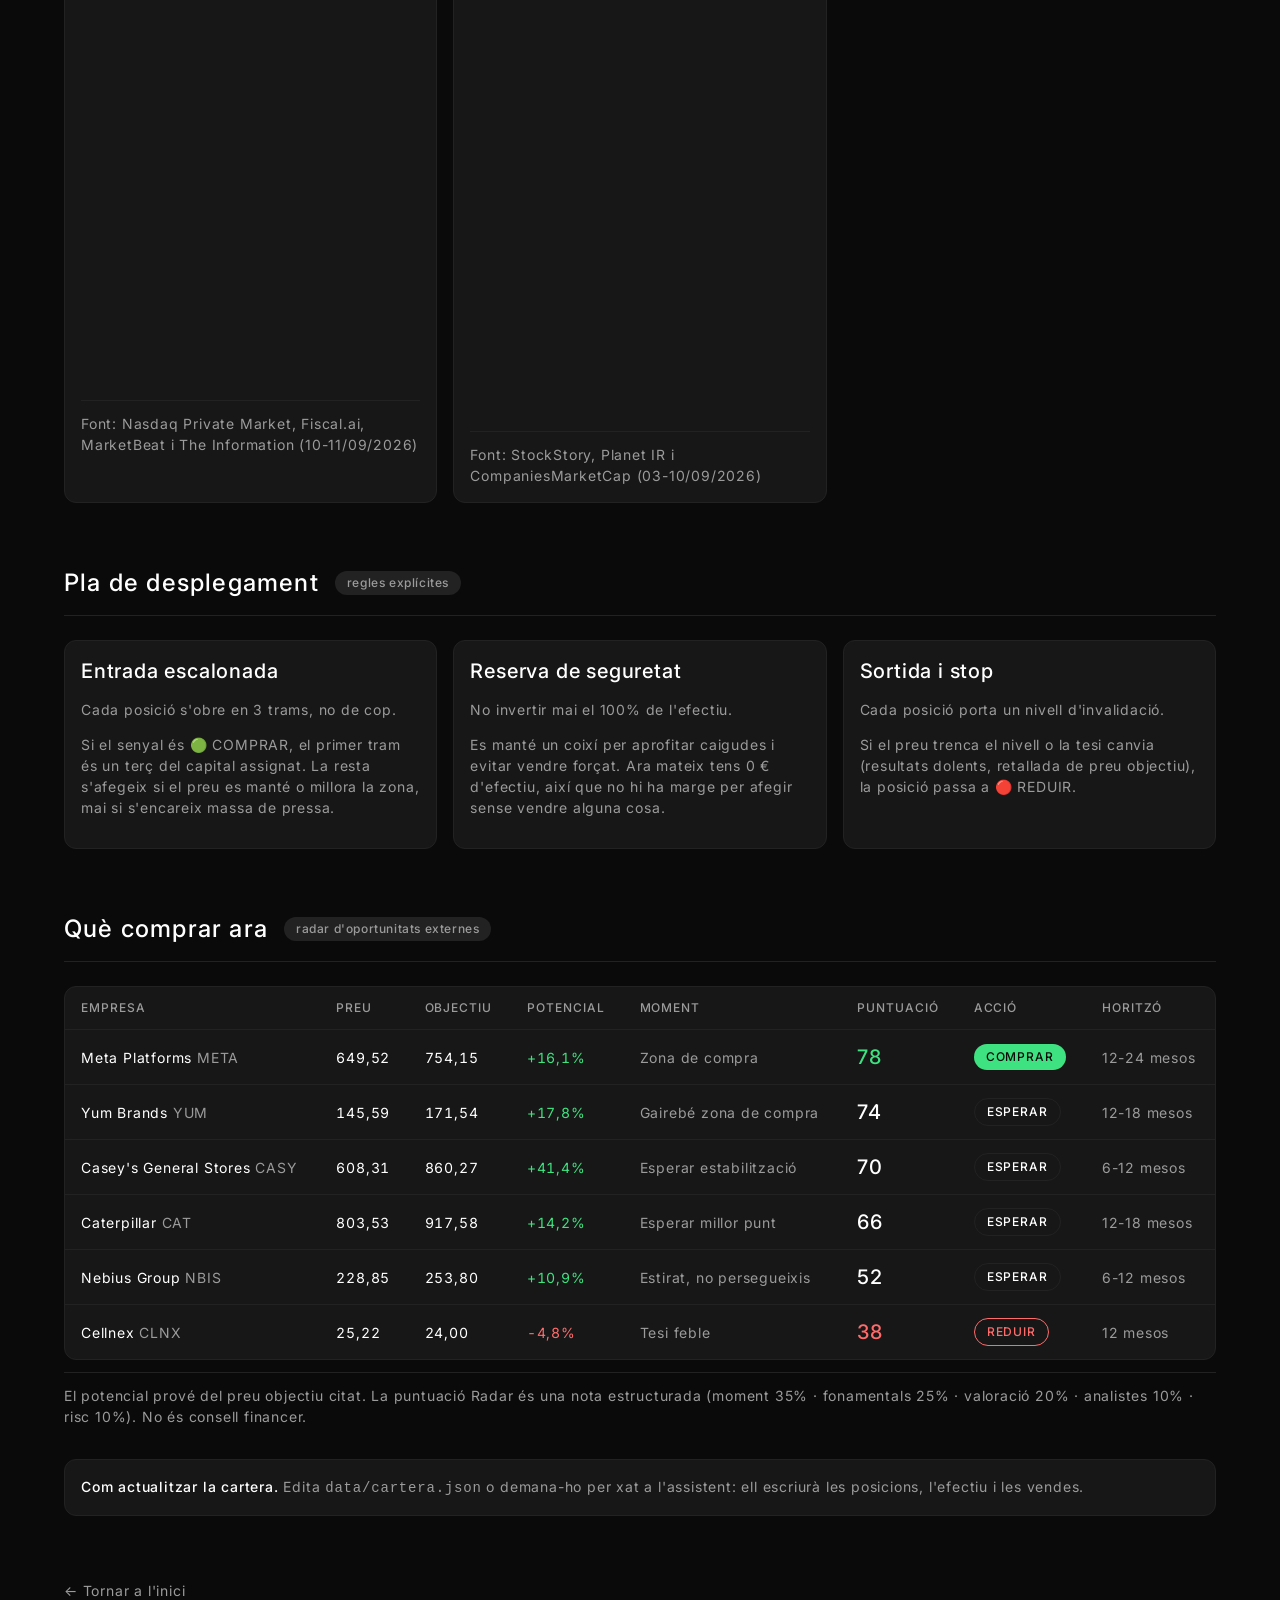
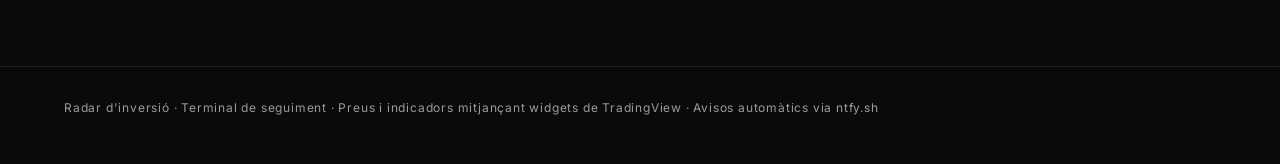
<file: cartera.html>
<!DOCTYPE html>
<html lang="ca">
<head>
<meta charset="UTF-8">
<meta name="viewport" content="width=device-width, initial-scale=1">
<title>Cartera · Radar d'inversió</title>
<link rel="stylesheet" href="assets/style.css">
</head>
<body>
<header class="site">
  <div class="wrap">
    <div class="brand"><span class="dot"></span> Radar d'inversió <small>· terminal</small></div>
    <nav class="top">
      <a href="index.html">Inici</a>
      <a href="reports/2026-09-11.html">Informe</a>
      <a href="cartera.html" class="active">Cartera</a>
      <a href="alertes.html">Alertes</a>
    </nav>
  </div>
</header>

<div id="ticker-tape"></div>

<main class="wrap">
  <section class="hero">
    <div class="badge">La meva cartera · 11/09/2026</div>
    <h1>Què tinc, per què, i fins quan.</h1>
    <p>Cada posició amb el resultat, les mètriques que justifiquen la decisió, el desglossament de la puntuació, la tesi detallada i el gràfic en directe. No és assessorament financer.</p>
  </section>

  <h2 class="section-title">Resum <span class="pill">valors de la captura</span></h2>
  <div class="grid">
    <div class="stat live">
      <div class="lbl">Valor actual</div>
      <div class="val" id="s-valor">— €</div>
      <div class="sub" id="s-plpct">—</div>
    </div>
    <div class="stat">
      <div class="lbl">Cost</div>
      <div class="val" id="s-cost">— €</div>
      <div class="sub">Total invertit</div>
    </div>
    <div class="stat">
      <div class="lbl">Resultat (P/L)</div>
      <div class="val" id="s-pl">— €</div>
      <div class="sub">Guany o pèrdua acumulada</div>
    </div>
    <div class="stat">
      <div class="lbl">Efectiu disponible</div>
      <div class="val" id="s-efectiu">— €</div>
      <div class="sub">Reserva recomanada: 10%</div>
    </div>
  </div>
  <div class="notice" id="s-alerta" hidden></div>

  <h2 class="section-title">Gràfic principal <span class="pill">cambia el símbol al cercador del gràfic</span></h2>
  <div class="big-chart" data-bigchart="XETR:QDVE"></div>
  <p class="source" style="margin-top:8px">Per defecte mostra el teu ETF tecnològic. Al cercador del gràfic pots escriure ASML, BYD, SpaceX o PL per canviar-lo.</p>

  <h2 class="section-title">Posicions <span class="pill">taula i anàlisi</span></h2>
  <div class="table-wrap">
    <table class="portfolio-table">
      <thead>
        <tr>
          <th>Empresa</th><th>Cost</th><th>Valor</th><th>P/L €</th><th>P/L %</th>
          <th>Pes</th><th>Puntuació</th><th>Acció</th><th>Horitzó</th>
        </tr>
      </thead>
      <tbody id="portfolio-body">
        <tr><td colspan="9" class="lbl">Carregant…</td></tr>
      </tbody>
    </table>
  </div>
  <div class="grid" id="portfolio-widgets" style="margin-top:16px"></div>

  <h2 class="section-title">Anàlisi detallada <span class="pill">per què i fins quan</span></h2>
  <div class="grid" id="portfolio-analysis"></div>

  <h2 class="section-title">Pla de desplegament <span class="pill">regles explícites</span></h2>
  <div class="grid">
    <div class="card">
      <h3>Entrada escalonada</h3>
      <p class="meta">Cada posició s'obre en 3 trams, no de cop.</p>
      <p style="color:var(--color-ash);font-size:14px">Si el senyal és 🟢 COMPRAR, el primer tram és un terç del capital assignat. La resta s'afegeix si el preu es manté o millora la zona, mai si s'encareix massa de pressa.</p>
    </div>
    <div class="card">
      <h3>Reserva de seguretat</h3>
      <p class="meta">No invertir mai el 100% de l'efectiu.</p>
      <p style="color:var(--color-ash);font-size:14px">Es manté un coixí per aprofitar caigudes i evitar vendre forçat. Ara mateix tens 0 € d'efectiu, així que no hi ha marge per afegir sense vendre alguna cosa.</p>
    </div>
    <div class="card">
      <h3>Sortida i stop</h3>
      <p class="meta">Cada posició porta un nivell d'invalidació.</p>
      <p style="color:var(--color-ash);font-size:14px">Si el preu trenca el nivell o la tesi canvia (resultats dolents, retallada de preu objectiu), la posició passa a 🔴 REDUIR.</p>
    </div>
  </div>

  <h2 class="section-title">Què comprar ara <span class="pill">radar d'oportunitats externes</span></h2>
  <div class="table-wrap">
    <table class="market-table">
      <thead>
        <tr>
          <th>Empresa</th><th>Preu</th><th>Objectiu</th><th>Potencial</th>
          <th>Moment</th><th>Puntuació</th><th>Acció</th><th>Horitzó</th>
        </tr>
      </thead>
      <tbody id="radar-body">
        <tr><td colspan="8" class="lbl">Carregant…</td></tr>
      </tbody>
    </table>
  </div>
  <p class="source" style="margin-top:12px">El potencial prové del preu objectiu citat. La puntuació Radar és una nota estructurada (moment 35% · fonamentals 25% · valoració 20% · analistes 10% · risc 10%). No és consell financer.</p>

  <div class="notice">
    <b>Com actualitzar la cartera.</b> Edita <code>data/cartera.json</code> o demana-ho per xat a l'assistent: ell escriurà les posicions, l'efectiu i les vendes.
  </div>

  <a class="back" href="index.html">← Tornar a l'inici</a>
</main>

<footer class="site">
  <div class="wrap">
    Radar d'inversió · Terminal de seguiment · Preus i indicadors mitjançant widgets de TradingView · Avisos automàtics via ntfy.sh
  </div>
</footer>

<script src="assets/widgets.js"></script>
<script src="assets/portfolio.js"></script>
</body>
</html>
</file>
<file: assets/style.css>
@import url('https://fonts.googleapis.com/css2?family=Inter:wght@400;500&display=swap');
@import url('https://api.fontshare.com/v2/css?f[]=satoshi@400&display=swap');

/* ============================================================
   Sandclock — DeFi command terminal at midnight
   Matte black canvas, hairline graphite borders, one mint signal.
   ============================================================ */

:root {
  /* Colors */
  --color-abyss: #0a0a0a;
  --color-carbon: #171717;
  --color-graphite: #222222;
  --color-ash: #9b9b9b;
  --color-chalk: #ffffff;
  --color-signal-mint: #3fe280;
  /* Functional exception: negative money signal only (see Do's/Don'ts) */
  --color-signal-down: #ff6b6b;

  /* Typography */
  --font-aeonik: 'Satoshi', 'Inter', ui-sans-serif, system-ui, -apple-system, "Segoe UI", Roboto, sans-serif;
  --font-inter: 'Inter', ui-sans-serif, system-ui, -apple-system, "Segoe UI", Roboto, sans-serif;

  --text-caption: 14px;
  --text-body: 16px;
  --text-subheading: 20px;
  --text-heading-sm: 24px;
  --text-heading: 36px;
  --text-display: 72px;

  /* Spacing */
  --spacing-8: 8px;
  --spacing-16: 16px;
  --spacing-24: 24px;
  --spacing-32: 32px;
  --spacing-40: 40px;
  --spacing-48: 48px;
  --spacing-64: 64px;

  /* Layout */
  --page-max-width: 1200px;

  /* Radius */
  --radius-cards: 12px;
  --radius-pills: 9999px;
  --radius-buttons: 16px;

  /* Surface aliases */
  --bg: var(--color-abyss);
  --bg-card: var(--color-carbon);
  --border: var(--color-graphite);
  --text: var(--color-chalk);
  --muted: var(--color-ash);
  --accent: var(--color-signal-mint);
}

* { box-sizing: border-box; }

html { scroll-behavior: smooth; }

body {
  margin: 0;
  background: var(--color-abyss);
  color: var(--color-chalk);
  font-family: var(--font-inter);
  font-size: var(--text-body);
  font-weight: 400;
  line-height: 1.5;
  letter-spacing: 0.05em;
  min-height: 100vh;
  -webkit-font-smoothing: antialiased;
}

a { color: var(--color-chalk); text-decoration: none; }
a:hover { color: var(--color-signal-mint); }

.wrap { max-width: var(--page-max-width); margin: 0 auto; padding: 0 var(--spacing-24); }

/* ---------- Header ---------- */
header.site {
  border-bottom: 1px solid var(--color-graphite);
  background: var(--color-abyss);
  position: sticky;
  top: 0;
  z-index: 30;
}

header.site .wrap {
  display: flex;
  align-items: center;
  justify-content: space-between;
  height: 64px;
  gap: var(--spacing-16);
}

.brand {
  display: flex;
  align-items: center;
  gap: var(--spacing-8);
  font-weight: 500;
  font-size: var(--text-caption);
  text-transform: uppercase;
  letter-spacing: 0.12em;
}

.brand .dot {
  width: 8px;
  height: 8px;
  border-radius: var(--radius-pills);
  background: var(--color-signal-mint);
}

.brand small { color: var(--color-ash); font-weight: 400; text-transform: none; letter-spacing: 0.05em; }

nav.top { display: flex; align-items: center; gap: var(--spacing-24); }
nav.top a {
  color: var(--color-chalk);
  font-size: var(--text-caption);
  font-weight: 400;
  padding: 22px 0;
  border-bottom: 3px solid transparent;
}
nav.top a:hover { color: var(--color-chalk); }
nav.top a.active { border-bottom-color: var(--color-signal-mint); }

/* ---------- Buttons ---------- */
.btn {
  display: inline-flex;
  align-items: center;
  gap: var(--spacing-8);
  background: var(--color-signal-mint);
  color: var(--color-abyss);
  font-family: var(--font-inter);
  font-weight: 500;
  font-size: var(--text-body);
  letter-spacing: 0.05em;
  border: none;
  border-radius: var(--radius-buttons);
  padding: 12px 24px;
  cursor: pointer;
}
.btn:hover { filter: brightness(0.94); }
.btn.ghost {
  background: transparent;
  color: var(--color-chalk);
  border: 1px solid var(--color-graphite);
}
.btn.ghost:hover { border-color: var(--color-ash); filter: none; }
.btn.pill { border-radius: var(--radius-pills); }

/* ---------- Ticker tape ---------- */
#ticker-tape { height: 46px; border-bottom: 1px solid var(--color-graphite); background: var(--color-abyss); overflow: hidden; }

/* ---------- Hero ---------- */
.hero { padding: var(--spacing-80) 0 var(--spacing-48); }
.hero h1 {
  font-family: var(--font-aeonik);
  font-weight: 400;
  font-size: var(--text-display);
  line-height: 1;
  letter-spacing: -0.025em;
  margin: 0 0 var(--spacing-24);
  max-width: 16ch;
}
.hero p { color: var(--color-ash); max-width: 62ch; margin: 0; font-size: var(--text-body); }

.badge {
  display: inline-block;
  font-size: 12px;
  font-weight: 500;
  letter-spacing: 0.08em;
  text-transform: uppercase;
  color: var(--color-chalk);
  background: var(--color-graphite);
  padding: 4px 12px;
  border-radius: var(--radius-pills);
  margin-bottom: var(--spacing-24);
}

/* ---------- Section titles ---------- */
.section-title {
  display: flex;
  align-items: center;
  gap: var(--spacing-16);
  font-size: var(--text-heading-sm);
  font-weight: 500;
  letter-spacing: 1.2px;
  line-height: 1.33;
  margin: var(--spacing-64) 0 var(--spacing-24);
  padding-bottom: var(--spacing-16);
  border-bottom: 1px solid var(--color-graphite);
}
.section-title .pill {
  font-size: 12px;
  font-weight: 500;
  color: var(--color-ash);
  background: var(--color-graphite);
  border: none;
  border-radius: var(--radius-pills);
  padding: 4px 12px;
  letter-spacing: 0.05em;
}

/* ---------- Cards ---------- */
.grid { display: grid; gap: var(--spacing-16); grid-template-columns: repeat(auto-fill, minmax(320px, 1fr)); }

.card {
  background: var(--color-carbon);
  border: 1px solid var(--color-graphite);
  border-radius: var(--radius-cards);
  padding: var(--spacing-16);
}
.card h3 { margin: 0 0 var(--spacing-8); font-size: var(--text-subheading); font-weight: 500; line-height: 1.4; }
.card .meta { color: var(--color-ash); font-size: var(--text-caption); margin-bottom: var(--spacing-8); }

.op { border-left: 1px solid var(--color-graphite); }
.op.green, .op.red, .op.amber { border-left: 1px solid var(--color-graphite); }

.tags { display: flex; flex-wrap: wrap; gap: var(--spacing-8); margin-top: var(--spacing-8); }
.tag {
  font-size: 12px;
  font-weight: 500;
  padding: 4px 12px;
  border-radius: var(--radius-pills);
  background: var(--color-graphite);
  color: var(--color-chalk);
  border: none;
}
.tag.noticia, .tag.estimacio, .tag.rumor { color: var(--color-chalk); }

.ticker { color: var(--color-ash); font-size: var(--text-caption); font-weight: 400; }
.op .row { margin: var(--spacing-8) 0; font-size: var(--text-caption); }
.op .row b { font-weight: 500; color: var(--color-chalk); }
.op .row span { color: var(--color-ash); }

.risk {
  background: var(--color-abyss);
  border: 1px solid var(--color-graphite);
  border-radius: var(--radius-cards);
  padding: 12px;
  font-size: var(--text-caption);
  margin-top: var(--spacing-16);
  color: var(--color-ash);
}
.risk b { color: var(--color-chalk); font-weight: 500; }

.source {
  font-size: var(--text-caption);
  color: var(--color-ash);
  margin-top: var(--spacing-16);
  padding-top: 12px;
  border-top: 1px solid var(--color-graphite);
}
.source a { color: var(--color-ash); text-decoration: underline; text-underline-offset: 3px; }
.source a:hover { color: var(--color-signal-mint); }

/* ---------- Opportunity hero (live signal) ---------- */
.op-hero {
  background: var(--color-carbon);
  border: 1px solid var(--color-signal-mint);
  border-radius: var(--radius-cards);
  padding: var(--spacing-24);
}
.op-hero .pct { font-size: var(--text-heading); font-weight: 500; color: var(--color-signal-mint); line-height: 1.11; }
.op-hero .pct.neg { color: var(--color-signal-down); }
.op-hero h3 { margin: var(--spacing-8) 0 4px; font-size: var(--text-subheading); font-weight: 500; }
.op-hero .sub { color: var(--color-ash); font-size: var(--text-caption); }

/* ---------- Action labels ---------- */
.action {
  display: inline-flex;
  align-items: center;
  gap: 6px;
  font-size: 12px;
  font-weight: 500;
  letter-spacing: 0.08em;
  text-transform: uppercase;
  border-radius: var(--radius-pills);
  padding: 4px 12px;
  white-space: nowrap;
}
.action.buy { background: var(--color-signal-mint); color: var(--color-abyss); }
.action.wait { background: transparent; color: var(--color-chalk); border: 1px solid var(--color-graphite); }
.action.reduce { background: transparent; color: var(--color-signal-down); border: 1px solid var(--color-signal-down); }

.score { font-size: var(--text-subheading); font-weight: 500; }
.score.high { color: var(--color-signal-mint); }
.score.mid { color: var(--color-chalk); }
.score.low { color: var(--color-signal-down); }

/* ---------- Counter ---------- */
.counter { display: flex; gap: var(--spacing-48); flex-wrap: wrap; margin: var(--spacing-24) 0 0; }
.counter div { min-width: 96px; }
.counter .n { font-size: var(--text-heading); font-weight: 500; line-height: 1.11; color: var(--color-chalk); }
.counter .l { font-size: 12px; color: var(--color-ash); text-transform: uppercase; letter-spacing: 0.08em; margin-top: 4px; }

/* ---------- Report head / list ---------- */
.report-head { padding: var(--spacing-64) 0 var(--spacing-16); }
.report-head h1 { font-family: var(--font-aeonik); font-weight: 400; font-size: var(--text-heading); line-height: 1.11; letter-spacing: -0.01em; margin: var(--spacing-8) 0; max-width: 24ch; }
.report-head .meta { color: var(--color-ash); font-size: var(--text-caption); }

.report-item {
  display: flex;
  justify-content: space-between;
  align-items: center;
  gap: var(--spacing-16);
  padding: var(--spacing-16);
  border: 1px solid var(--color-graphite);
  border-radius: var(--radius-cards);
  background: var(--color-carbon);
  margin-bottom: var(--spacing-8);
}
.report-item .date { color: var(--color-ash); font-size: var(--text-caption); min-width: 110px; }
.report-item .title { flex: 1; font-weight: 500; }
.report-item:hover { border-color: var(--color-ash); }
.report-item .count { color: var(--color-ash); font-size: 12px; text-transform: uppercase; letter-spacing: 0.08em; }

.search {
  width: 100%;
  padding: 12px 16px;
  border-radius: var(--radius-cards);
  border: 1px solid var(--color-graphite);
  background: var(--color-carbon);
  color: var(--color-chalk);
  font-family: var(--font-inter);
  font-size: var(--text-caption);
  letter-spacing: 0.05em;
  margin-bottom: var(--spacing-16);
}
.search:focus { outline: none; border-color: var(--color-signal-mint); }
.search::placeholder { color: var(--color-ash); }

/* ---------- Feed ---------- */
.filters { display: flex; flex-wrap: wrap; gap: var(--spacing-8); margin: var(--spacing-8) 0 var(--spacing-24); }
.filters button {
  background: transparent;
  border: 1px solid var(--color-graphite);
  color: var(--color-ash);
  border-radius: var(--radius-pills);
  padding: 6px 16px;
  font-family: var(--font-inter);
  font-size: 12px;
  font-weight: 500;
  letter-spacing: 0.08em;
  text-transform: uppercase;
  cursor: pointer;
}
.filters button:hover { color: var(--color-chalk); }
.filters button.active { background: var(--color-chalk); color: var(--color-abyss); border-color: var(--color-chalk); }

.feed { display: flex; flex-direction: column; gap: var(--spacing-8); }

.feed-item {
  display: flex;
  gap: var(--spacing-16);
  align-items: flex-start;
  padding: var(--spacing-16);
  border: 1px solid var(--color-graphite);
  border-radius: var(--radius-cards);
  background: var(--color-carbon);
}
.feed-item[data-region] { border-left: 1px solid var(--color-graphite); }
.feed-item:hover { border-color: var(--color-ash); }

.feed-item .fbadge {
  flex: 0 0 auto;
  font-size: 12px;
  font-weight: 500;
  letter-spacing: 0.08em;
  text-transform: uppercase;
  padding: 4px 12px;
  border-radius: var(--radius-pills);
  background: var(--color-graphite);
  color: var(--color-chalk);
  margin-top: 2px;
  white-space: nowrap;
}
.feed-item h4 { margin: 0; font-size: var(--text-caption); font-weight: 500; letter-spacing: 0.7px; }
.feed-item p { margin: 4px 0 0; color: var(--color-ash); font-size: var(--text-caption); }
.feed-item .fsrc { margin-top: var(--spacing-8); }
.feed-item .fsrc a { font-size: 12px; color: var(--color-ash); text-decoration: underline; text-underline-offset: 3px; }
.feed-item .fsrc a:hover { color: var(--color-signal-mint); }

/* ---------- Tables ---------- */
.table-wrap { border: 1px solid var(--color-graphite); border-radius: var(--radius-cards); overflow-x: auto; background: var(--color-carbon); }
.market-table { width: 100%; border-collapse: collapse; font-size: var(--text-caption); }
.market-table th, .market-table td { text-align: left; padding: 12px 16px; border-bottom: 1px solid var(--color-graphite); }
.market-table th { color: var(--color-ash); font-weight: 500; font-size: 12px; text-transform: uppercase; letter-spacing: 0.08em; }
.market-table tr:last-child td { border-bottom: none; }
.market-table td.num { font-variant-numeric: tabular-nums; }
.market-table .lbl { color: var(--color-ash); }
.lbl { color: var(--color-ash); }
.up { color: var(--color-signal-mint); }
.down { color: var(--color-signal-down); }

/* ---------- Notice ---------- */
.notice {
  background: var(--color-carbon);
  border: 1px solid var(--color-graphite);
  border-radius: var(--radius-cards);
  padding: var(--spacing-16);
  font-size: var(--text-caption);
  color: var(--color-ash);
  margin: var(--spacing-32) 0;
}
.notice b { color: var(--color-chalk); font-weight: 500; }

/* ---------- Widgets ---------- */
.widget-box {
  background: var(--color-carbon);
  border: 1px solid var(--color-graphite);
  border-radius: var(--radius-cards);
  padding: var(--spacing-8);
  min-height: 240px;
  overflow: hidden;
}
.widget-box.live { border-color: var(--color-signal-mint); }
.widget-box .wlabel { font-size: 12px; text-transform: uppercase; letter-spacing: 0.08em; color: var(--color-ash); padding: var(--spacing-8) var(--spacing-8) 0; }

/* ---------- Portfolio ---------- */
.portfolio-table { width: 100%; border-collapse: collapse; font-size: var(--text-caption); }
.portfolio-table th, .portfolio-table td { text-align: left; padding: 12px 16px; border-bottom: 1px solid var(--color-graphite); white-space: nowrap; }
.portfolio-table th { color: var(--color-ash); font-weight: 500; font-size: 12px; text-transform: uppercase; letter-spacing: 0.08em; }
.portfolio-table td.num { font-variant-numeric: tabular-nums; text-align: right; }

.stat { background: var(--color-carbon); border: 1px solid var(--color-graphite); border-radius: var(--radius-cards); padding: var(--spacing-16); }
.stat.live { border-color: var(--color-signal-mint); }
.stat .lbl { font-size: 12px; text-transform: uppercase; letter-spacing: 0.08em; color: var(--color-ash); }
.stat .val { font-size: var(--text-heading-sm); font-weight: 500; margin-top: 4px; line-height: 1.33; }
.stat .sub { font-size: 12px; color: var(--color-ash); margin-top: 4px; }

.empty {
  border: 1px dashed var(--color-graphite);
  border-radius: var(--radius-cards);
  padding: var(--spacing-48) var(--spacing-24);
  text-align: center;
  color: var(--color-ash);
  background: var(--color-carbon);
}
.empty h3 { color: var(--color-chalk); font-weight: 500; margin: 0 0 var(--spacing-8); }
.empty code { background: var(--color-abyss); border: 1px solid var(--color-graphite); border-radius: 6px; padding: 2px 8px; color: var(--color-chalk); }

/* ---------- Alerts ---------- */
.alert-item {
  display: flex;
  gap: var(--spacing-16);
  align-items: flex-start;
  padding: var(--spacing-16);
  border: 1px solid var(--color-graphite);
  border-radius: var(--radius-cards);
  background: var(--color-carbon);
  margin-bottom: var(--spacing-8);
}
.alert-item .akind {
  flex: 0 0 auto;
  font-size: 12px;
  font-weight: 500;
  letter-spacing: 0.08em;
  text-transform: uppercase;
  border-radius: var(--radius-pills);
  padding: 4px 12px;
  background: var(--color-graphite);
  color: var(--color-chalk);
}
.alert-item .akind.price { background: var(--color-signal-mint); color: var(--color-abyss); }
.alert-item .akind.news { background: transparent; border: 1px solid var(--color-graphite); }
.alert-item h4 { margin: 0 0 4px; font-size: var(--text-caption); font-weight: 500; }
.alert-item p { margin: 0; font-size: var(--text-caption); color: var(--color-ash); }
.alert-item .atime { font-size: 12px; color: var(--color-ash); margin-top: var(--spacing-8); }

/* ---------- Services / misc ---------- */
.services { display: grid; gap: var(--spacing-16); grid-template-columns: repeat(auto-fit, minmax(260px, 1fr)); }
.service { background: var(--color-carbon); border: 1px solid var(--color-graphite); border-radius: var(--radius-cards); padding: var(--spacing-16); }
.service h4 { margin: 0 0 var(--spacing-8); font-size: var(--text-body); font-weight: 500; }
.service p { margin: 0; color: var(--color-ash); font-size: var(--text-caption); }

.back { display: inline-block; margin: var(--spacing-32) 0 0; color: var(--color-ash); font-size: var(--text-caption); }
.back:hover { color: var(--color-signal-mint); }

footer.site {
  border-top: 1px solid var(--color-graphite);
  margin-top: var(--spacing-64);
  padding: var(--spacing-32) 0 var(--spacing-48);
  color: var(--color-ash);
  font-size: 12px;
}

/* ==== Anàlisi de posicions ==== */
.pos-card { display: flex; flex-direction: column; gap: var(--spacing-16); }
.pos-card .pos-top { display: flex; justify-content: space-between; align-items: flex-start; gap: var(--spacing-16); flex-wrap: wrap; }
.pos-card .pos-top h3 { margin: 0; }
.pos-card .pl-big { font-size: var(--text-heading-sm); font-weight: 500; font-variant-numeric: tabular-nums; }

.metrics { display: flex; flex-wrap: wrap; gap: var(--spacing-8); }
.metric {
  border: 1px solid var(--color-graphite);
  border-radius: var(--radius-cards);
  padding: 8px 12px;
  min-width: 110px;
  background: var(--color-abyss);
}
.metric .k { font-size: 11px; letter-spacing: 0.08em; text-transform: uppercase; color: var(--color-ash); }
.metric .v { font-size: var(--text-caption); font-weight: 500; color: var(--color-chalk); font-variant-numeric: tabular-nums; }

.score-detail { display: flex; flex-direction: column; gap: 6px; }
.score-detail .sd-row { display: grid; grid-template-columns: 120px 1fr 42px; align-items: center; gap: var(--spacing-8); font-size: 12px; color: var(--color-ash); }
.score-detail .sd-bar { height: 6px; border-radius: 999px; background: var(--color-graphite); overflow: hidden; }
.score-detail .sd-fill { height: 100%; background: var(--color-signal-mint); border-radius: 999px; }
.score-detail .sd-fill.low { background: var(--color-signal-down); }
.score-detail .sd-val { text-align: right; font-variant-numeric: tabular-nums; color: var(--color-chalk); }

.analysis ul { margin: 0; padding-left: 18px; }
.analysis li { font-size: var(--text-caption); color: var(--color-ash); margin-bottom: 8px; }
.analysis li b { color: var(--color-chalk); font-weight: 500; }
.analysis h4 { margin: 0 0 var(--spacing-8); font-size: var(--text-body); font-weight: 500; }

.chart-slot { min-height: 220px; }
.tech-slot { min-height: 420px; }
.big-chart { height: 560px; border: 1px solid var(--color-graphite); border-radius: var(--radius-cards); overflow: hidden; background: var(--color-carbon); }

@media (max-width: 720px) {
  .hero h1 { font-size: 40px; }
  .report-item { flex-wrap: wrap; }
  nav.top { gap: var(--spacing-16); }
  nav.top a { font-size: 12px; }
  .counter { gap: var(--spacing-24); }
}
</file>
